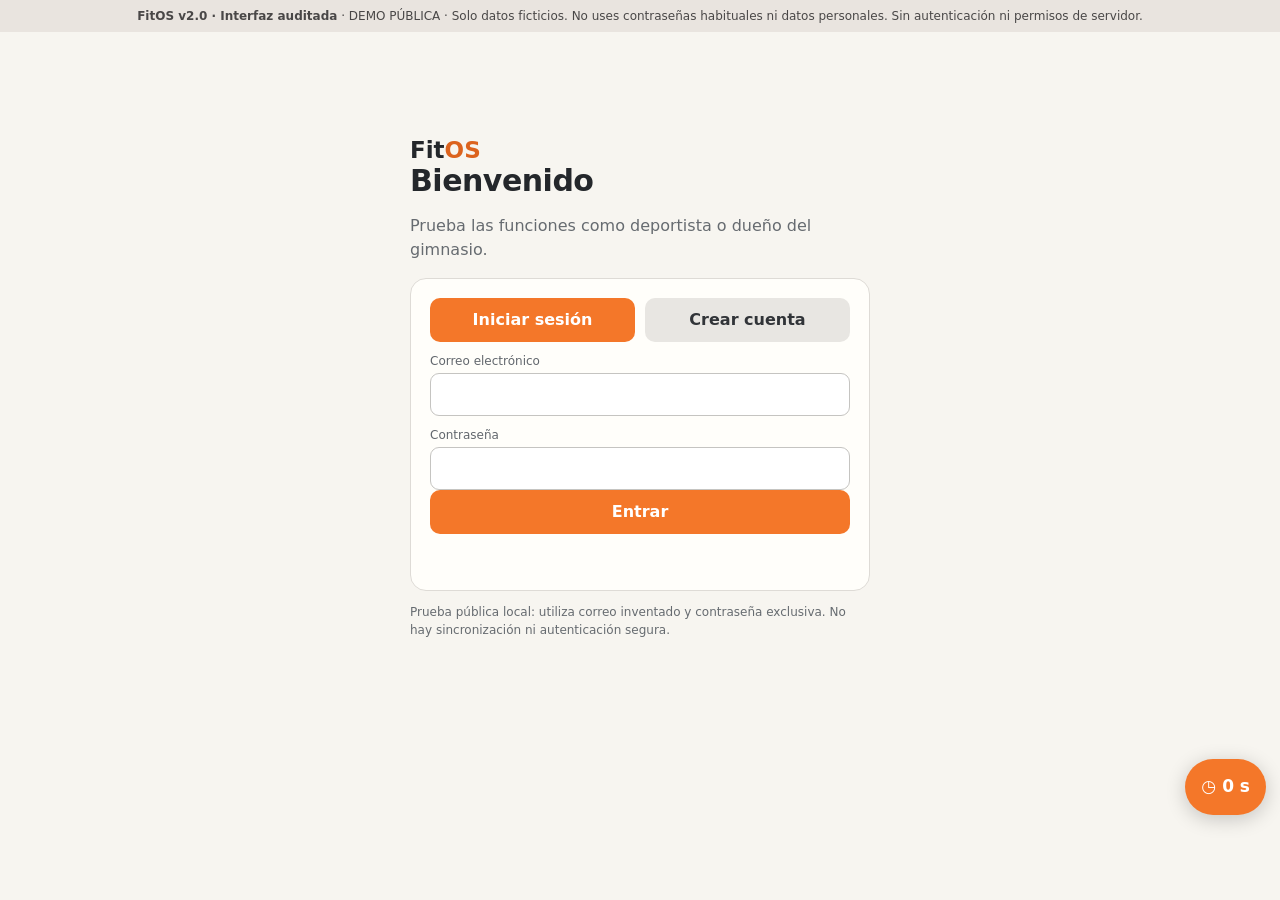
<file: index.html>
<!doctype html><html lang="es"><head><meta charset="utf-8"><meta name="viewport" content="width=device-width,initial-scale=1,viewport-fit=cover"><meta name="theme-color" content="#f7f5f0"><title>FitOS · Prueba funcional</title><style>
:root{font-family:Inter,system-ui,Segoe UI,sans-serif;color-scheme:dark;background:#0b111b;color:#ecf5fc;--a:#65e3be;--bg:#0b111b;--panel:#172334;--line:#314255;--muted:#9db3c5}*{box-sizing:border-box}body{margin:0}button,input,select,textarea{font:inherit}button{cursor:pointer;border:0;border-radius:10px;padding:12px;background:var(--a);color:#06271d;font-weight:750}button:disabled{opacity:.5;cursor:not-allowed}.secondary{background:#2a3e50;color:#e9f2f9}.danger{background:#61313c;color:#ffdae1}input,textarea,select{background:#0e1927;color:#e9f4fc;border:1px solid #466076;border-radius:9px;padding:11px;max-width:100%;width:100%;min-height:43px}textarea{min-height:73px}label{font-size:12px;color:#adbfce;display:block;margin:12px 0 5px}h1,h2,h3{letter-spacing:-.5px}h1{font-size:30px;margin:0}h2{font-size:21px;margin:0 0 13px}h3{font-size:15px;margin:0 0 9px}p{color:#adc0d0;line-height:1.5}.small,small{font-size:12px;color:#9eb3c5}.brand{font-size:23px;font-weight:850}.brand b{color:var(--a)}.muted{color:var(--muted)}.panel{background:var(--panel);border:1px solid var(--line);border-radius:16px;padding:19px;margin:12px 0}.shell{max-width:1100px;margin:auto;padding:24px 16px 98px}.auth{max-width:460px;margin:9vh auto}.row{display:flex;align-items:center;gap:12px;justify-content:space-between;flex-wrap:wrap}.grid{display:grid;grid-template-columns:repeat(auto-fit,minmax(190px,1fr));gap:12px}.stat{background:#101c2a;border:1px solid #33485c;border-radius:13px;padding:15px}.stat strong{display:block;font-size:26px;color:var(--a);margin:5px 0}.tabs{display:flex;gap:7px;overflow:auto;padding:10px 0;position:sticky;top:0;background:#0b111bf0;z-index:4}.tabs button{white-space:nowrap;background:#223447;color:#c6d4df}.tabs button.active{background:var(--a);color:#08251c}.pill{font-size:11px;background:#24453f;color:#a1f7d9;padding:6px 9px;border-radius:16px}.notice{padding:12px;border-left:3px solid #e9bf78;background:#2d2c2b;border-radius:7px;font-size:12px;color:#f2dfbe}.hidden{display:none!important}.fields{display:grid;grid-template-columns:repeat(auto-fit,minmax(140px,1fr));gap:10px}.exercise{padding:15px;border:1px solid #344a61;background:#111f2e;border-radius:13px;margin:11px 0}.exercise-head{display:flex;justify-content:space-between;align-items:start;gap:9px}.set{display:grid;grid-template-columns:30px repeat(3,minmax(0,1fr)) 76px;gap:7px;align-items:end;margin:9px 0}.set span{text-align:center;padding-bottom:11px;color:var(--a)}.set label{margin:0}.set button{padding:11px 4px;font-size:12px}.tablewrap{overflow:auto}table{border-collapse:collapse;width:100%;font-size:13px}th,td{border-bottom:1px solid #35485b;padding:12px;text-align:left}th{color:var(--muted);font-size:12px}.status{min-height:21px;font-size:13px;color:var(--a);margin:8px 0}.switch{display:flex;gap:10px}.switch button{flex:1}.footer{padding:10px 0;font-size:11px;color:#91a6b8}.clock{font-size:32px;color:var(--a);font-weight:800}.tools{display:flex;gap:8px;flex-wrap:wrap}.tools button{font-size:12px}.sr{position:absolute;left:-9999px}.banner{padding:9px 16px;text-align:center;font-size:12px;background:#523d23;color:#ffe2b7}@media(max-width:500px){.shell{padding:15px 10px 90px}.panel{padding:14px}.set{grid-template-columns:24px repeat(3,minmax(0,1fr)) 53px;gap:4px}.set button{font-size:10px;padding:10px 2px}.set input{padding:7px 3px;min-width:0}.set label{font-size:10px}}

/* FitOS palette 2026: blanco perla, naranja, gris mate */
:root{color-scheme:light;background:#f7f5f0;color:#24272b;--a:#f47729;--bg:#f7f5f0;--panel:#fffefa;--line:#d9d7d3;--muted:#686c70}
body{background:#f7f5f0;color:#24272b}p,.small,small,.footer{color:#666b70}
.brand b,.clock,.set span,.stat strong{color:#dc631e}
.panel,.exercise{background:#fffefa;border-color:#dedbd6;color:#27292c}
.stat{background:#f0eeea;border-color:#dedbd6}
.tabs{background:#f7f5f0f5}.tabs button,.secondary{background:#e8e6e2;color:#313438}.tabs button.active{background:#f47729;color:#fff}
button{background:#f47729;color:#fff}.danger{background:#a03939;color:#fff}
input,select,textarea{background:#fff;color:#222;border-color:#c5c4c1}
label,th{color:#62676d}td,th{border-color:#e2dfdb}
.pill{background:#fae6d7;color:#a74a13}.notice{background:#fff0e4;color:#764018;border-left-color:#f47729}
.banner{background:#e9e4df;color:#494747}.status{color:#b85618}.set{border-bottom:1px solid #eceae7;padding-bottom:7px}
.gen-cols{display:grid;grid-template-columns:repeat(auto-fit,minmax(180px,1fr));gap:12px}
.muscle-options{display:flex;flex-wrap:wrap;gap:9px;margin:10px 0}
.muscle-options label{display:flex;gap:6px;align-items:center;padding:9px 12px;border:1px solid #d3d0cb;border-radius:12px;margin:0;background:#f4f2ee;color:#292b2d}
.muscle-options input{width:auto;min-height:auto;accent-color:#ee7124}
.workout-card{border:1px solid #dedbd6;border-radius:14px;padding:13px;margin:12px 0;background:#fff}
.workout-card h3{margin:0 0 9px}.workout-card .small{margin:3px 0}
button:focus-visible,input:focus-visible,select:focus-visible{outline:3px solid #f9ad78;outline-offset:2px}

/* FitOS v0.8 mobile UX */
html{overflow-x:hidden;-webkit-text-size-adjust:100%}body{overflow-x:hidden}.shell,.panel,.workout-card,.grid,.gen-cols{min-width:0;max-width:100%}.panel,.workout-card,.notice{overflow-wrap:break-word}.panel p,.notice,.small{line-height:1.5;overflow-wrap:anywhere}button,select,input,textarea{max-width:100%;min-width:0}button{white-space:normal;overflow-wrap:break-word;line-height:1.25;min-height:44px}.gen-cols{display:grid;grid-template-columns:repeat(2,minmax(0,1fr));gap:12px}.gen-cols>div{min-width:0}.gen-cols select{width:100%;font-size:15px;min-height:46px}.muscle-options{display:grid;grid-template-columns:repeat(2,minmax(0,1fr));gap:8px}.muscle-options label{min-width:0;overflow-wrap:break-word;line-height:1.35}.tabs{display:flex;flex-wrap:wrap;gap:6px}.tabs button{flex:1 1 auto;min-width:0}@media(max-width:640px){.gen-cols{grid-template-columns:1fr}.muscle-options{grid-template-columns:repeat(2,minmax(0,1fr))}h1{font-size:clamp(23px,6vw,30px);line-height:1.15}h2{font-size:clamp(17px,4.5vw,22px)}.panel{padding:14px}.tabs button{font-size:13px}.gen-cols select{font-size:16px}}@media(max-width:350px){.muscle-options{grid-template-columns:1fr}.tabs button{font-size:12px}}

/* FitOS v0.9: guided workout setup */
.step-heading{display:flex;flex-wrap:wrap;align-items:center;justify-content:space-between;gap:6px;margin:24px 0 12px;padding-bottom:9px;border-bottom:1px solid var(--line)}.step-heading b{font-size:17px}.step-heading span,.helper{color:var(--muted);font-size:13px;line-height:1.5}.helper{margin:8px 0 16px}.primary-action{width:100%;margin-top:10px;font-size:16px}.muscle-options label{min-height:46px;display:flex;align-items:center;gap:8px;padding:10px}.muscle-options label input{flex:0 0 auto}.gen-cols select,#generateForm>select,#planFrequency select{width:100%;font-size:16px;min-height:48px}.workout-card h3{overflow-wrap:anywhere}.hidden{display:none!important}@media(max-width:600px){.step-heading b{font-size:16px}.step-heading span{font-size:12px}#generateForm label{line-height:1.4}}

/* FitOS v1.0 - streak, finish experience and floating chronometer */
.streak-level{flex:1 1 220px;min-width:0}.streak-current{font-size:clamp(29px,8vw,43px);line-height:1.1}.streak-label{font-weight:800;margin:5px 0}.streak-progress{width:100%;height:10px;accent-color:var(--a);margin:8px 0}.streak-ladder{display:grid;grid-template-columns:repeat(5,minmax(0,1fr));gap:6px;margin-top:11px}.streak-step{min-width:0;padding:7px 2px;border-radius:10px;border:1px solid var(--line);text-align:center;opacity:.5;font-size:13px}.streak-step span{display:block;font-size:23px;line-height:1.3}.streak-step.passed{opacity:1}.streak-step.current{opacity:1;border:2px solid var(--a);font-weight:800}.streak-step small{display:block;font-size:10px}.streak-panel .streak-number{min-width:96px}@media(min-width:530px){.streak-ladder{grid-template-columns:repeat(10,minmax(0,1fr))}}
.streak-panel{display:flex;align-items:center;gap:14px;flex-wrap:wrap}.streak-number{font-size:clamp(26px,7vw,38px);font-weight:850;color:var(--a)}.streak-panel>div:last-child{flex:1 1 180px}.full-body-option{grid-column:1/-1;background:rgba(244,133,37,.09);border:1px solid var(--a)!important;font-weight:750}
.rest-shortcut{width:100%;margin:8px 0 10px;line-height:1.35;font-size:13px}
#restLauncher{position:fixed;right:14px;bottom:85px;z-index:9998;min-height:56px;border-radius:40px;box-shadow:0 4px 20px #0003;padding:12px 16px;font-size:17px}
#restLauncher[hidden],#restBubble[hidden]{display:none!important}
.rest-bubble{position:fixed;right:14px;bottom:82px;z-index:9999;width:min(270px,calc(100vw - 24px));border:1px solid var(--line);border-radius:18px;padding:12px;background:var(--panel);color:var(--text);box-shadow:0 10px 32px #0004;touch-action:pan-y}
.rest-drag{touch-action:none;cursor:grab;display:flex;align-items:center;justify-content:space-between;padding:2px 0 8px;font-size:12px;user-select:none}
.rest-drag button{min-width:40px;min-height:36px;padding:5px}
.rest-display{text-align:center;font-size:clamp(27px,7vw,37px);font-weight:850;font-variant-numeric:tabular-nums}
#restCaption{text-align:center;font-size:12px;margin:4px 0 9px}
.rest-controls,.rest-presets{display:grid;gap:5px;grid-template-columns:repeat(3,minmax(0,1fr))}.rest-presets{grid-template-columns:repeat(4,minmax(0,1fr));margin-top:7px}
.rest-controls button,.rest-presets button{padding:8px 3px;font-size:12px;line-height:1.2;min-height:40px}
.rest-bubble.rest-done .rest-display{color:var(--a)}
.finish-overlay{position:fixed;inset:0;z-index:10020;display:grid;place-items:center;padding:15px;background:rgba(0,0,0,.55)}
.finish-card{width:min(390px,100%);max-height:calc(100dvh - 32px);overflow:auto;text-align:center;border-radius:20px;background:var(--panel);border:1px solid var(--line);padding:25px 20px;box-shadow:0 20px 55px #0004}
.finish-quote{font-size:18px;line-height:1.45;font-weight:650;overflow-wrap:break-word}.finish-card button{width:100%;margin-top:10px}
@media(max-width:370px){.rest-bubble{right:8px;bottom:75px}.rest-controls button{font-size:11px}.finish-quote{font-size:16px}}

/* FitOS v1.1 streamlined, touch-friendly clock */
.rest-bubble{width:min(270px,calc(100vw - 20px));padding:16px;border-radius:22px;box-shadow:0 15px 45px rgba(0,0,0,.18)}
.rest-drag{font-size:14px;font-weight:750;padding-bottom:8px;letter-spacing:-.01em}
.rest-drag .rest-min{background:transparent;color:inherit;font-size:26px;border:0;padding:0 8px;line-height:1;min-height:36px}
.rest-display{font-size:clamp(38px,10vw,49px);font-weight:750;letter-spacing:-.05em;line-height:1.25}
.rest-bubble.rest-done .rest-display{color:#d72c29!important}
.rest-bubble.rest-done #restCaption{color:#d72c29;font-weight:750}
.rest-presets{margin:14px 0 10px;grid-template-columns:repeat(4,minmax(0,1fr));gap:4px}
.rest-presets button{border-radius:12px;background:var(--panel2,#f0eee8);color:inherit;font-size:12px;padding:10px 2px;border:1px solid var(--line);min-height:42px}
.rest-presets button.selected{background:var(--a);color:#fff;border-color:var(--a)}
.rest-controls{grid-template-columns:1fr 1fr;gap:8px}
.rest-controls button{border-radius:14px;font-size:14px;padding:12px 6px;min-height:46px}
.rest-alert{display:flex;gap:8px;align-items:center;justify-content:space-between;margin-top:13px}
.rest-alert label{font-size:12px;line-height:1.3;margin:0;flex:1}
.rest-alert select{font-size:12px;min-height:39px;width:115px;max-width:50%;padding:5px 7px}
.rest-note{font-size:11px;line-height:1.35;margin:6px 0 0;opacity:.75}
.rir-help{margin:7px 0 10px;font-size:13px}.rir-help summary{cursor:pointer;font-weight:650;color:var(--a);padding:3px 0}
.workout-units{display:flex;align-items:center;gap:12px;flex-wrap:wrap;margin-top:8px}.workout-units label{margin:0}.workout-units select{width:auto;min-width:135px}
@media(max-width:370px){.rest-bubble{padding:12px}.rest-presets button{font-size:11px}.rest-alert select{width:108px}}
.dashboard-actions{display:flex;flex-wrap:wrap;gap:8px;margin-bottom:10px}.dashboard-actions button{flex:1 1 125px}.dashboard-view-switch{display:flex;gap:8px;flex-wrap:wrap;margin:14px 0}.dashboard-view-switch button{flex:1;min-width:105px}.home-week #dashboardToday button{min-height:46px}.week-buttons{display:grid;grid-template-columns:repeat(auto-fit,minmax(145px,1fr));gap:8px;margin:10px 0}.week-buttons button{text-align:left;min-height:60px}.week-buttons small{display:block;color:inherit;margin-top:4px;line-height:1.35}.week-buttons button{overflow-wrap:anywhere}#weekSummary{padding:12px;border:1px solid var(--line);border-radius:12px}
.import-link{display:inline-block;line-height:1.3;background:var(--a);color:white;padding:12px 15px;border-radius:12px;text-decoration:none;font-weight:750}.term-guide{margin:10px 0}.term-guide summary{cursor:pointer;font-weight:650;color:var(--a)}.term-guide dd{margin:0 0 10px 0;line-height:1.5}.term-guide dt{font-weight:700;margin-top:10px}.term-help{display:inline-flex;align-items:center;justify-content:center;width:19px;height:19px;border-radius:50%;border:1px solid var(--line);font-size:11px;font-weight:750;vertical-align:middle;cursor:pointer}
.plan-edit-row{border:1px solid var(--line);border-radius:12px;padding:12px;margin:8px 0}.plan-edit-grid{display:grid;grid-template-columns:repeat(2,minmax(0,1fr));gap:8px}.plan-edit-row label{display:block;font-size:12px}.plan-edit-row button{margin-top:8px}@media(max-width:360px){.plan-edit-grid{grid-template-columns:1fr}}
.finish-actions{display:grid;grid-template-columns:repeat(2,minmax(0,1fr));gap:8px}.finish-actions button{overflow-wrap:break-word;min-height:52px}.import-link{display:inline-flex;text-decoration:none;background:var(--a);color:white;border-radius:12px;padding:12px 16px;font-weight:700}@media(max-width:340px){.finish-actions{grid-template-columns:1fr}}
.exercise-photo-help{display:inline-flex;align-items:center;justify-content:center;vertical-align:middle;width:30px;height:30px;min-width:30px;border:1px solid var(--line);border-radius:50%;font-size:14px;font-weight:800;text-decoration:none;background:var(--panel);color:var(--a);margin-left:5px;line-height:1}.exercise-photo-help:focus-visible{outline:3px solid var(--a);outline-offset:2px}.exercise-head h3{overflow-wrap:anywhere;line-height:1.6}.term-guide summary{line-height:1.45;overflow-wrap:anywhere}
</style></head><body><div class="banner"><strong>FitOS v2.0 · Interfaz auditada</strong> · DEMO PÚBLICA · Solo datos ficticios. No uses contraseñas habituales ni datos personales. Sin autenticación ni permisos de servidor.</div><main id="root" class="shell"></main>
<button id="restLauncher" type="button" aria-label="Abrir cronómetro de descanso" title="Abrir cronómetro">◷ <span id="restBadge">0 s</span></button>
<section id="restBubble" class="rest-bubble" hidden aria-label="Cronómetro de descanso">
 <div id="restDrag" class="rest-drag"><span>Descanso</span><button id="restMin" type="button" class="rest-min" aria-label="Minimizar cronómetro">⌄</button></div>
 <div class="rest-display" id="restDisplay" role="timer">0 s</div>
 <p id="restCaption">Objetivo: 60 segundos</p>
 <div class="rest-presets" aria-label="Duración del descanso"><button type="button" data-seconds="60">60 s</button><button type="button" data-seconds="90">90 s</button><button type="button" data-seconds="120">120 s</button><button type="button" data-seconds="180">180 s</button></div>
 <div class="rest-controls"><button id="restPlay" type="button">Iniciar</button><button id="restReset" type="button" class="secondary">Reiniciar</button></div>
 <div class="rest-alert"><label for="restAlertMode">Avisarme al terminar</label><select id="restAlertMode" aria-label="Aviso al terminar descanso"><option value="off">Sin aviso</option><option value="sound">Sonido</option><option value="vibrate">Vibración</option></select></div>
 <p class="rest-note" id="restAlertNote" aria-live="polite"></p>
</section>
<script>
'use strict';
const STORE='fitos_demo_v06_public';
async function demoHash(email,password){const data=new TextEncoder().encode('FitOS-demo-only:'+email+':'+password);const digest=await crypto.subtle.digest('SHA-256',data);return Array.from(new Uint8Array(digest),x=>x.toString(16).padStart(2,'0')).join('')}
const DAYS=[{name:'Pierna A · Cuádriceps',ex:[['Hack squat',3,'8–12',180,2],['Prensa 45°',3,'10–15',150,2],['Extensión de cuádriceps',3,'12–15',90,1],['Pantorrilla sentado',4,'10–15',75,2]]},{name:'Push A · Pecho y hombros',ex:[['Press inclinado máquina',3,'6–10',150,2],['Press pecho máquina',3,'8–12',120,2],['Elevación lateral',4,'12–20',75,2]]},{name:'Pull A · Espalda',ex:[['Jalón neutro',3,'8–12',120,2],['Remo pecho apoyado',3,'8–12',120,2],['Curl bíceps',3,'10–15',90,2]]},{name:'Pierna B · Femoral y glúteo',ex:[['Curl femoral sentado',4,'8–12',120,2],['Hip thrust máquina',3,'8–12',150,2],['Abducción máquina',3,'12–20',75,2]]},{name:'Torso B · Hombros',ex:[['Press hombro máquina',3,'8–12',120,2],['Elevación lateral',3,'12–20',75,2],['Curl predicador',3,'10–15',90,2]]},{name:'Pierna C · Completa',ex:[['Smith a caja',3,'8–12',150,2],['Prensa unilateral',2,'10–12',120,2],['Curl femoral sentado',3,'10–15',90,2]]}];
const $=s=>document.querySelector(s), escapeHTML=s=>String(s??'').replace(/[&<>"']/g,c=>({'&':'&amp;','<':'&lt;','>':'&gt;','"':'&quot;',"'":'&#39;'}[c]));
const now=()=>{const d=new Date();return `${d.getFullYear()}-${String(d.getMonth()+1).padStart(2,'0')}-${String(d.getDate()).padStart(2,'0')}`};const month=()=>now().slice(0,7);
const uid=()=>crypto.randomUUID();
const base=()=>({plans:[],quickWorkouts:{},version:4,branches:[{id:'b1',name:'Sucursal Norte'},{id:'b2',name:'Sucursal Centro'},{id:'b3',name:'Sucursal Sur'}],users:[],memberships:[],sets:[],measures:[],session:null,fee:20,closures:[],completedWorkouts:[],interruptedWorkouts:[]});
let db;try{db=JSON.parse(localStorage.getItem(STORE))||base();if(db.version!==4||!Array.isArray(db.users))throw Error('version')}catch{db=base()};db.plans=Array.isArray(db.plans)?db.plans:[];db.quickWorkouts=db.quickWorkouts&&typeof db.quickWorkouts==='object'?db.quickWorkouts:{};db.completedWorkouts=Array.isArray(db.completedWorkouts)?db.completedWorkouts:[];db.interruptedWorkouts=Array.isArray(db.interruptedWorkouts)?db.interruptedWorkouts:[];let page='home',selectedDay=0,dashboardPlanView='today';
function persist(){try{localStorage.setItem(STORE,JSON.stringify(db));return true}catch{return false}}
function atomicChange(change){const prior=structuredClone(db);try{change();if(!persist())throw Error('storage');return true}catch{db=prior;return false}}
function csvCell(v){const s=String(v??'');const guarded=/^[\s]*[=+@-]/.test(s)?'\''+s:s;return '"'+guarded.replace(/"/g,'""')+'"'}
const LB_PER_KG=2.2046226218;
function weightUnit(u=user()){return u?.unit==='lb'?'lb':'kg'}
function storedKg(n,unit){return unit==='lb'?n/LB_PER_KG:n}
function displayWeight(kg,unit=weightUnit()){return Number((unit==='lb'?kg*LB_PER_KG:kg).toFixed(unit==='lb'?1:2))}
function exerciseUnit(exId,u=user()){return u?.exerciseUnits?.[exId]||weightUnit(u)}
function user(){return db.users.find(u=>u.id===db.session)||null}function membership(u){return db.memberships.find(m=>m.userId===u.id)}function valid(m,at=now()){return !!m&&m.status==='active'&&m.start<=at&&m.end>=at}
function flash(m){const x=$('#status');if(x)x.textContent=m}function layout(content){$('#root').innerHTML=content}const headline=()=>`<div class="row"><div class="brand">Fit<b>OS</b></div><span class="pill">${escapeHTML(user()?.role==='owner'?'Administrador general':'Deportista')}</span></div>`;
function login(){layout(`<div class="auth"><div class="brand">Fit<b>OS</b></div><h1>Bienvenido</h1><p>Prueba las funciones como deportista o dueño del gimnasio.</p><div class="panel"><div class="switch"><button id="loginTab">Iniciar sesión</button><button class="secondary" id="signupTab">Crear cuenta</button></div><form id="access"><label>Correo electrónico</label><input name="email" type="email" required autocomplete="username"><label>Contraseña</label><input name="password" type="password" minlength="8" required autocomplete="current-password"><div id="newFields" class="hidden"><label>Nombre</label><input name="name" maxlength="100"><label>Sucursal</label><select name="branch">${db.branches.map(b=>`<option value="${b.id}">${escapeHTML(b.name)}</option>`).join('')}</select><label>Tipo de cuenta de prueba</label><select name="role"><option value="athlete">Deportista</option><option value="owner">Dueño del gimnasio</option></select><div class="notice">En producción, el rol de dueño únicamente podrá asignarlo un administrador autorizado. Aquí está habilitado para evaluar ambos recorridos.</div></div><button id="accessSubmit" style="width:100%">Entrar</button><p class="status" id="status" role="status"></p></form></div><p class="small">Prueba pública local: utiliza correo inventado y contraseña exclusiva. No hay sincronización ni autenticación segura.</p></div>`);let signup=false;const toggle=x=>{signup=x;$('#newFields').classList.toggle('hidden',!signup);$('#accessSubmit').textContent=signup?'Crear cuenta':'Entrar';$('#loginTab').className=signup?'secondary':'';$('#signupTab').className=signup?'':'secondary';$('#access').elements.name.required=signup};$('#signupTab').onclick=()=>toggle(true);$('#loginTab').onclick=()=>toggle(false);$('#access').onsubmit=async e=>{e.preventDefault();const f=new FormData(e.target),email=f.get('email').trim().toLowerCase(),password=f.get('password');if(signup){if(db.users.some(u=>u.email===email))return flash('Este correo ya existe.');if(password.length<8)return flash('La contraseña debe tener 8 caracteres o más.');const u={id:uid(),email,name:f.get('name').trim(),role:f.get('role'),branch:f.get('branch'),passwordHash:await demoHash(email,password),created:now(),goal:'',height:'',weight:'',waist:''};if(!u.name)return flash('Escribe tu nombre.');db.users.push(u);db.memberships.push({id:uid(),userId:u.id,branch:u.branch,start:now(),end:`${Number(now().slice(0,4))+1}-${now().slice(5)}`,status:'active'});db.session=u.id;if(!persist()){db.users.pop();db.memberships.pop();db.session=null;return flash('No se pudieron guardar los datos en este navegador.')}page='home';return render()}const passwordHash=await demoHash(email,password);const u=db.users.find(u=>u.email===email&&u.passwordHash===passwordHash);if(!u)return flash('Credenciales incorrectas.');const previousSession=db.session;db.session=u.id;if(!persist()){db.session=previousSession;return flash('No se pudo guardar la sesión.');}page='home';render()};}
function nav(){let u=user();let tabs=u.role==='owner'?[['home','Resumen'],['members','Miembros'],['billing','Facturación'],['profile','Mi perfil']]:[['home','Inicio'],['training','Rutina'],['measures','Medidas'],['profile','Perfil']];return `<div class="tabs">${tabs.map(([k,n])=>`<button data-page="${k}" class="${page===k?'active':''}">${n}</button>`).join('')}</div>`}
function render(){const u=user();if(!u)return login();let content='';if(u.role==='owner'){if(!['home','members','billing','profile'].includes(page))page='home';content=({home:ownerHome,members:members,billing:billing,profile:profile})[page]()}else{if(!['home','training','generator','measures','history','profile'].includes(page))page='home';content=({home:athleteHome,training:training,generator:generator,measures:measures,history:history,profile:profile})[page]()}layout(`${headline()}${nav()}<p class="status" id="status" role="status"></p>${content}<div class="footer">FitOS QA v2.0 · Prueba local, no producción · <button class="secondary" id="logout">Cerrar sesión</button></div>`);document.querySelectorAll('[data-page]').forEach(b=>b.onclick=()=>{page=b.dataset.page;if(page==='training'){const todayIndex=todayPlanIndex(savedPlan());if(todayIndex>=0)selectedDay=todayIndex;}render()});$('#logout').onclick=()=>{if(!atomicChange(()=>{db.session=null}))return flash('No se pudo cerrar sesión');login()};wire();restSyncPreference()}

const FINISH_MESSAGES=['Cada paso cuenta. Hoy cumpliste contigo.','La constancia se construye con pequeños logros.','Tu progreso no necesita ser perfecto para ser real.','Terminaste una sesión. Reconoce tu esfuerzo y recupera energía.','Entrenar también es darte un momento de atención y cuidado.','Hoy sumaste un día a tu bienestar. Sigue a tu ritmo.','Tu fuerza crece cuando respetas el proceso.'];
const INTERRUPT_MESSAGES=[
 '¡Cada esfuerzo suma! Hoy hiciste lo que pudiste y eso también cuenta.',
 '¡Tu bienestar va primero! Otro día tendrás una nueva oportunidad para entrenar.',
 '¡Bien hecho por escuchar a tu cuerpo y tus prioridades! Tu rutina te estará esperando.',
 '¡Un cambio de planes no borra tu progreso! Vuelve cuando puedas, a tu ritmo.',
 '¡Los pequeños pasos también forman un gran camino! Hoy guarda tu energía y sigue después.',
 '¡Qué bueno que te diste este espacio! Tu progreso se construye con calma y constancia.',
 '¡Siempre hay una nueva oportunidad! Lo importante es cuidar de ti y seguir avanzando.'
];
function interruptedModal(message,saved,required){
 document.querySelector('#finishDialog')?.remove();
 const modal=document.createElement('div');
 modal.id='finishDialog';modal.className='finish-overlay';
 modal.setAttribute('role','dialog');modal.setAttribute('aria-modal','true');
 modal.setAttribute('aria-label','Sesión interrumpida');
 modal.innerHTML='<div class="finish-card"><h2>¡Nos vemos pronto!</h2><p class="finish-quote">'+escapeHTML(message)+'</p><p>Guardamos '+saved+' de '+required+' series. Podrás continuar tu entrenamiento cuando regreses.</p><p class="small">Esta sesión no suma a tu racha de días completados.</p><button id="finishClose">Volver a mi inicio</button></div>';
 document.body.appendChild(modal);modal.querySelector('#finishClose').focus();
 const close=()=>{modal.remove();page='home';render()};
 modal.querySelector('#finishClose').onclick=close;
}
function dayOrdinal(day){const [y,m,d]=day.split('-').map(Number);return Math.floor(Date.UTC(y,m-1,d)/86400000)}
function streakFor(userId,reference=now()){const days=[...new Set(db.completedWorkouts.filter(x=>x.userId===userId).map(x=>x.date))].sort().reverse();if(!days.length)return 0;let last=dayOrdinal(days[0]),today=dayOrdinal(reference);if(last>today||today-last>1)return 0;let count=0;for(const date of days){const n=dayOrdinal(date);if(n===last){count++;last--}else if(n<last)break}return count}
const CONSTANCY_LEVELS=[
 {emoji:'🌱',name:'Inicio'},{emoji:'👟',name:'En marcha'},
 {emoji:'🚶',name:'Primeros pasos'},{emoji:'🏃',name:'En ritmo'},
 {emoji:'⚡',name:'Impulso'},{emoji:'🔥',name:'Compromiso'},
 {emoji:'💪',name:'Fuerza'},{emoji:'🏋️',name:'Disciplina'},
 {emoji:'🏆',name:'Logro'},{emoji:'👑',name:'Máxima constancia'}
];
function constancyLevel(days){
 const safeDays=Math.max(0,Math.floor(Number(days)||0));
 const level=Math.min(10,Math.floor(safeDays/3)+1);
 const nextGoal=level<10?level*3:null;
 const stage=level<10?safeDays-(level-1)*3:3;
 return {level,days:safeDays,nextGoal,remaining:nextGoal===null?0:nextGoal-safeDays,progress:level===10?100:Math.round(stage/3*100),...CONSTANCY_LEVELS[level-1]};
}
function constancyMarkup(days){
 const c=constancyLevel(days);
 return `<div class="streak-level"><div class="streak-current" role="img" aria-label="${escapeHTML(c.name)}">${c.emoji}</div><div class="streak-label">Nivel ${c.level} de 10 · ${escapeHTML(c.name)}</div><label class="small" for="constancyProgress">${c.level===10?'Nivel máximo alcanzado':`Siguiente nivel en ${c.remaining} ${c.remaining===1?'día':'días'} consecutivos registrados`}</label><progress id="constancyProgress" class="streak-progress" max="100" value="${c.progress}">${c.progress}%</progress><p class="small">Subes 1 nivel cada 3 días consecutivos con entrenamiento finalizado. Máximo: nivel 10 (27 días). Si se interrumpe la racha, la evaluación vuelve a comenzar. Respeta tus días de descanso.</p><div class="streak-ladder" aria-label="Ruta de niveles de constancia">${CONSTANCY_LEVELS.map((step,i)=>`<div class="streak-step ${i+1<c.level?'passed':i+1===c.level?'current':''}" title="Nivel ${i+1}: ${escapeHTML(step.name)} · ${i*3} días" aria-label="Nivel ${i+1}: ${escapeHTML(step.name)}; ${i*3} días"><span aria-hidden="true">${step.emoji}</span><small>${i+1}</small></div>`).join('')}</div></div>`;
}
function completionProgress(u,w,date=now()){const required=w.session.ex.reduce((a,ex)=>a+ex.sets,0);const saved=w.session.ex.reduce((a,ex)=>a+Array.from({length:ex.sets},(_,j)=>db.sets.some(row=>row.userId===u.id&&row.date===date&&row.workoutKey===w.key&&row.exerciseId===ex.id&&row.number===j+1)).filter(Boolean).length,0);const finished=db.completedWorkouts.some(row=>row.userId===u.id&&row.date===date&&row.workoutKey===w.key);return {required,saved,finished}}
function movementCue(intensity){const tempo=intensity==='light'?'2-0-2-0':intensity==='high'?'3-1-1-1':'3-0-1-0';const [ecc,hold,con,top]=tempo.split('-');return 'Tempo '+tempo+' (segundos): '+ecc+' s al bajar (fase excéntrica o negativa); '+(hold==='0'?'sin pausa abajo':hold+' s de pausa isométrica abajo')+'; '+con+' s al subir (fase concéntrica); '+(top==='0'?'sin pausa arriba':top+' s de pausa arriba')+'. '+(intensity==='high'?'Las pausas y los negativos deben ser controlados, sin dolor ni sobrecarga innecesaria.':'Mantén el movimiento controlado, sin necesidad de técnicas avanzadas.')}
function completionModal(message,streak){document.querySelector('#finishDialog')?.remove();const modal=document.createElement('div');modal.id='finishDialog';modal.className='finish-overlay';modal.setAttribute('role','dialog');modal.setAttribute('aria-modal','true');modal.setAttribute('aria-label','Entrenamiento terminado');modal.innerHTML='<div class="finish-card"><h2>¡Entrenamiento terminado!</h2><p class="finish-quote">'+escapeHTML(message)+'</p><p>'+streak+' día'+(streak===1?'':'s')+' consecutivo'+(streak===1?'':'s')+' de entrenamiento registrado.</p><button id="finishClose">Volver a mi inicio</button></div>';document.body.appendChild(modal);document.querySelector('#finishClose').focus();document.querySelector('#finishClose').onclick=()=>{modal.remove();page='home';render()}}
function todayPlanIndex(plan,date=now()){
 if(!plan||!Array.isArray(plan.sessions)||!plan.sessions.length||plan.sessions.length>7||!/^\d{4}-\d{2}-\d{2}$/.test(date)||date<plan.start||date>plan.end)return -1;
 const offset=dayOrdinal(date)-dayOrdinal(plan.start);
 if(!Number.isInteger(offset)||offset<0)return -1;
 const weekday=offset%7;
 return plan.sessions.findIndex((_,i)=>Math.floor(7*i/plan.sessions.length)===weekday);
}
function athleteHome(){
 const u=user(),plan=savedPlan(),streak=streakFor(u.id),i=todayPlanIndex(plan);
 const quick=db.quickWorkouts[u.id]?.date===now()?db.quickWorkouts[u.id]:null;
 const session=i>=0?plan.sessions[i]:null,upcoming=plan&&plan.start>now();
 const summary=session?'Día '+(i+1)+' · '+escapeHTML(session.title):!plan&&quick?escapeHTML(quick.session.title):upcoming?'Tu plan comienza el '+escapeHTML(plan.start):plan?'Hoy corresponde descanso o recuperación.':'Todavía no tienes un plan guardado.';
 const week=plan?`<div class="week-buttons">${plan.sessions.map((s,j)=>`<button type="button" class="secondary" data-dashboard-day="${j}" aria-label="Abrir Día ${j+1}: ${escapeHTML(s.title)}"><b>Día ${j+1}</b><small>${escapeHTML(s.title)}</small></button>`).join('')}</div>`:'<p class="small">Primero crea una rutina para visualizar tu semana.</p>';
 const action=session||(!plan&&quick)?'<button type="button" id="dashboardStart">Empezar</button>':!plan?'<button type="button" data-go="generator">Crear rutina</button>':'<button type="button" data-go="generator">Ver o editar rutina</button>';
 return `<h1>Hola, ${escapeHTML(u.name)}</h1><div class="panel streak-panel"><div class="streak-number">${streak} ${streak===1?'día':'días'}</div><div><b>Tu constancia</b><p class="small">Racha de días con entrenamiento finalizado.</p></div>${constancyMarkup(streak)}</div><section class="panel home-week"><h2>Mi plan</h2>${plan?`<p class="small">${escapeHTML(plan.title)} · ${escapeHTML(plan.start)} a ${escapeHTML(plan.end)}</p>`:''}<div class="dashboard-view-switch"><button type="button" id="dashboardTodayTab" class="${dashboardPlanView==='today'?'':'secondary'}" aria-pressed="${dashboardPlanView==='today'}">Hoy</button><button type="button" id="dashboardWeekTab" class="${dashboardPlanView==='week'?'':'secondary'}" aria-pressed="${dashboardPlanView==='week'}">Semanal</button></div><div id="dashboardToday" class="${dashboardPlanView==='today'?'':'hidden'}"><p class="small">${summary}</p>${action}</div><div id="dashboardWeek" class="${dashboardPlanView==='week'?'':'hidden'}">${week}</div></section>`;
}
function measures(){const u=user(),list=db.measures.filter(x=>x.userId===u.id).sort((a,b)=>b.date.localeCompare(a.date));return `<h1>Mediciones</h1><div class="panel"><form id="measureForm"><div class="fields"><div><label>Fecha</label><input name="date" type="date" value="${now()}" required></div><div><label>Peso (kg)</label><input name="weight" type="number" min="20" max="400" step="0.01" required></div><div><label>Cintura (cm)</label><input name="waist" type="number" min="20" max="300" step="0.01"></div><div><label>Grasa corporal (%) estimada</label><input name="fat" type="number" min="1" max="75" step="0.1"></div></div><button>Guardar medición</button></form></div><div class="panel"><h2>¿Tienes mediciones en otro archivo?</h2><p class="small">Importa resultados de una báscula, texto, captura, Excel o PDF. Revisa los valores antes de guardarlos.</p><a class="import-link" href="measure-import.html">Importar mediciones</a></div><div class="panel"><h2>Historial corporal</h2><p class="helper">El historial conserva los resultados revisados por fecha. Los valores de composición corporal de una báscula son estimaciones.</p><div class="tablewrap"><table><thead><tr><th>Fecha</th><th>Peso (kg)</th><th>Cintura</th><th>Grasa (%)</th><th>Masa muscular (kg)</th><th>Pecho</th><th>Brazo</th><th>Cadera</th><th>Muslo</th><th>Origen</th></tr></thead><tbody>${list.map(x=>`<tr><td>${escapeHTML(x.date)}</td><td>${x.weight??'—'}</td><td>${x.waist??'—'}</td><td>${x.fat??'—'}</td><td>${x.muscle??'—'}</td><td>${x.chest??'—'}</td><td>${x.biceps??'—'}</td><td>${x.hip??'—'}</td><td>${x.thigh??'—'}</td><td>${x.imported?(x.origin==='manual'?'Importada / manual':'Báscula / estimación'):'Manual'}</td></tr>`).join('')||'<tr><td colspan="10">Sin mediciones</td></tr>'}</tbody></table></div></div><div class="panel"><h2>Historial de entrenamiento</h2>${trainingHistoryTable()}</div>`}
function profile(){const u=user();return `<h1>Mi perfil</h1><div class="panel"><form id="profileForm"><label>Nombre</label><input name="name" maxlength="100" value="${escapeHTML(u.name)}" required><label>Estatura (cm)</label><input name="height" type="number" min="50" max="260" step="0.1" value="${escapeHTML(u.height)}"><label>Unidad para registrar peso</label><select name="unit" aria-label="Unidad de peso"><option value="kg" ${weightUnit(u)==='kg'?'selected':''}>Kilogramos (kg)</option><option value="lb" ${weightUnit(u)==='lb'?'selected':''}>Libras (lb)</option></select><p class="helper">Puedes cambiarla cuando quieras. Tu historial conserva las cargas originales sin perder precisión.</p><label>Objetivo</label><textarea name="goal" maxlength="500">${escapeHTML(u.goal)}</textarea><label>Correo</label><input disabled value="${escapeHTML(u.email)}"><button>Guardar perfil</button></form></div>`}
function billableUsers(at){const users=new Set(db.memberships.filter(m=>valid(m,at)).map(m=>m.userId));return [...users].map(id=>db.users.find(u=>u.id===id)).filter(u=>u&&u.role==='athlete')}
function ownerHome(){const u=user(),members=db.users.filter(x=>x.role==='athlete'),active=billableUsers(now()),mau=new Set(db.sets.filter(s=>s.date.slice(0,7)===month()&&db.users.some(u=>u.id===s.userId&&u.role==='athlete')).map(s=>s.userId)).size;return `<h1>Panel del propietario</h1><p>Vista consolidada de las tres sucursales.</p><div class="grid"><div class="stat">Deportistas registrados<strong>${members.length}</strong></div><div class="stat">Membresías vigentes<strong>${active.length}</strong></div><div class="stat">Deportistas que entrenaron este mes<strong>${mau}</strong></div><div class="stat">Importe estimado<strong>$${(active.length*db.fee).toLocaleString('es-MX')}</strong>MXN</div></div><div class="panel"><h2>Distribución por sucursal</h2><div class="tablewrap"><table><thead><tr><th>Sucursal</th><th>Miembros</th><th>Vigentes</th></tr></thead><tbody>${db.branches.map(b=>`<tr><td>${escapeHTML(b.name)}</td><td>${members.filter(u=>u.branch===b.id).length}</td><td>${active.filter(u=>u.branch===b.id).length}</td></tr>`).join('')}</tbody></table></div></div><div class="notice">El cobro se basa en membresías vigentes verificadas, no en inicios de sesión. En esta demo la vigencia se registra manualmente.</div>`}
function members(){const list=db.users.filter(u=>u.role==='athlete');return `<h1>Miembros y membresías</h1><div class="panel"><p class="small">Las cuentas se crean desde el registro público de esta demo. Aquí el propietario controla la vigencia de cada membresía.</p><div class="tablewrap"><table><thead><tr><th>Nombre</th><th>Sucursal</th><th>Estado</th><th>Vence</th><th>Acción</th></tr></thead><tbody>${list.map(u=>{const m=membership(u);return `<tr><td>${escapeHTML(u.name)}</td><td>${escapeHTML(db.branches.find(b=>b.id===u.branch)?.name)}</td><td>${valid(m)?'Vigente':'Inactiva'}</td><td><input data-end="${u.id}" type="date" value="${m?.end||now()}"></td><td><button class="secondary" data-member="${u.id}">${m?.status==='active'?'Suspender':'Activar'}</button></td></tr>`}).join('')||'<tr><td colspan="5">Sin deportistas. Crea uno desde registro.</td></tr>'}</tbody></table></div></div>`}
function billing(){const active=billableUsers(now()),cl=db.closures.slice().reverse();return `<h1>Facturación mensual</h1><div class="panel"><h3>Tarifa comercial</h3><label>Comisión por miembro con membresía vigente (MXN)</label><div class="row"><input id="fee" type="number" min="0" max="100000" step="0.01" style="max-width:180px" value="${db.fee}"><button id="feeSave">Guardar tarifa</button></div><p>Periodo actual: ${month()} · ${active.length} membresías facturables · <b>$${(active.length*db.fee).toFixed(2)} MXN</b></p><button id="closeBill">Generar corte demostrativo del mes</button><p class="small">El corte usa la fecha actual y conserva una copia de usuarios y montos. No emite factura fiscal.</p></div><div class="panel"><h2>Cortes guardados</h2><div class="tablewrap"><table><thead><tr><th>Periodo</th><th>Miembros</th><th>Tarifa</th><th>Total</th><th>Acción</th></tr></thead><tbody>${cl.map(x=>`<tr><td>${x.month}</td><td>${x.count}</td><td>$${x.fee}</td><td>$${x.total.toFixed(2)}</td><td><button class="secondary" data-export="${x.id}">CSV</button></td></tr>`).join('')||'<tr><td colspan="5">Sin cortes registrados</td></tr>'}</tbody></table></div></div>`}
function wire(){if($('#dashboardTodayTab'))$('#dashboardTodayTab').onclick=()=>{dashboardPlanView='today';render()};if($('#dashboardWeekTab'))$('#dashboardWeekTab').onclick=()=>{dashboardPlanView='week';render()};if($('#dashboardStart'))$('#dashboardStart').onclick=()=>{const i=todayPlanIndex(savedPlan());if(i>=0){selectedDay=i;if(db.quickWorkouts[user().id]?.date===now()){if(!atomicChange(()=>{delete db.quickWorkouts[user().id]}))return flash('No se pudo abrir el plan.')}}else if(db.quickWorkouts[user().id]?.date!==now()){page='generator';return render()}page='training';render()};if($('#importFromDashboard'))$('#importFromDashboard').onclick=()=>location.assign('import.html');document.querySelectorAll('[data-dashboard-day]').forEach(btn=>btn.onclick=()=>{const p=savedPlan();if(!p)return;if(p.start>now()||p.end<now()){flash('Tu plan no está vigente hoy. Puedes editar sus fechas desde la configuración.');return}selectedDay=Number(btn.dataset.dashboardDay);if(db.quickWorkouts[user().id]?.date===now()){if(!atomicChange(()=>{delete db.quickWorkouts[user().id]}))return flash('No se pudo abrir el plan.')}page='training';render()});document.querySelectorAll('[data-go]').forEach(b=>b.onclick=()=>{page=b.dataset.go;render()});if($('#measureForm'))$('#measureForm').onsubmit=e=>{e.preventDefault();const f=new FormData(e.target),v={id:uid(),userId:user().id,date:f.get('date'),weight:Number(f.get('weight')),waist:f.get('waist')?Number(f.get('waist')):null,fat:f.get('fat')?Number(f.get('fat')):null};if(!/^\d{4}-\d{2}-\d{2}$/.test(v.date)||!Number.isFinite(v.weight)||v.weight<20||v.weight>400|| (v.waist!==null&&(!Number.isFinite(v.waist)||v.waist<20||v.waist>300)) || (v.fat!==null&&(!Number.isFinite(v.fat)||v.fat<1||v.fat>75)))return flash('Medición inválida');if(v.date>now())return flash('La fecha de medición no puede ser futura.');const existing=db.measures.find(x=>x.userId===v.userId&&x.date===v.date);if(!atomicChange(()=>{if(existing)Object.assign(existing,v,{id:existing.id});else db.measures.push(v)}))return flash('Error de guardado');render();flash('Medición guardada')};if($('#profileForm'))$('#profileForm').onsubmit=e=>{e.preventDefault();const f=new FormData(e.target),u=user();const name=f.get('name').trim(),height=f.get('height'),goal=f.get('goal').trim(),unit=f.get('unit');if(!['kg','lb'].includes(unit))return flash('Selecciona kg o lb.');if(!name)return flash('El nombre es obligatorio');if(height && (!Number.isFinite(Number(height))||Number(height)<50||Number(height)>260))return flash('Estatura fuera de rango');if(!atomicChange(()=>Object.assign(u,{name,height,goal,unit})))return flash('No pudo guardarse');render();flash('Perfil actualizado')};document.querySelectorAll('[data-member]').forEach(b=>b.onclick=()=>{const m=membership({id:b.dataset.member});if(!m)return;const date=$(`[data-end="${b.dataset.member}"]`);const end=date?.value||m.end;if(!/^\d{4}-\d{2}-\d{2}$/.test(end)||end<m.start)return flash('Fecha de vencimiento inválida');if(!atomicChange(()=>{m.status=m.status==='active'?'suspended':'active';m.end=end}))return flash('No pudo guardarse');render();flash('Membresía actualizada')});if($('#feeSave'))$('#feeSave').onclick=()=>{const n=Number($('#fee').value);if(!Number.isFinite(n)||n<0||n>100000)return flash('Tarifa inválida');if(!atomicChange(()=>{db.fee=n}))return flash('No pudo guardarse');render();flash('Tarifa guardada')};if($('#closeBill'))$('#closeBill').onclick=()=>{const m=month();if(db.closures.some(c=>c.month===m))return flash('Ya existe un corte para este mes.');const people=billableUsers(now());if(!atomicChange(()=>db.closures.push({id:uid(),month:m,date:now(),fee:db.fee,count:people.length,total:Math.round(people.length*db.fee*100)/100,lines:people.map(u=>({name:u.name,email:u.email,branch:db.branches.find(b=>b.id===u.branch)?.name,amount:db.fee}))})))return flash('No pudo guardarse');render();flash('Corte guardado')};document.querySelectorAll('[data-export]').forEach(b=>b.onclick=()=>{const c=db.closures.find(x=>x.id===b.dataset.export);if(!c)return;const csv=[['Nombre','Correo','Sucursal','Monto MXN'],...c.lines.map(l=>[l.name,l.email,l.branch,l.amount])].map(row=>row.map(csvCell).join(',')).join('\r\n');const url=URL.createObjectURL(new Blob(['\ufeff'+csv],{type:'text/csv;charset=utf-8'}));const a=document.createElement('a');a.href=url;a.download=`fitos-corte-${c.month}.csv`;a.click();setTimeout(()=>URL.revokeObjectURL(url),1000)})}

// Generador determinista: catálogo local, reglas visibles y sin llamada a IA remota.
const MUSCLES=['Pecho','Espalda','Hombros','Cuádriceps','Femoral y glúteos','Bíceps y tríceps','Abdomen'];
const EXERCISE_BANK={
 'Pecho':[['Press pecho en máquina','Mantén omóplatos estables y mueve el peso de forma controlada.','Máquina'],['Aperturas en polea','Mantén codos ligeramente flexionados; no fuerces el estiramiento.','Polea'],['Press inclinado con mancuernas','Controla la bajada y evita perder estabilidad de hombros.','Mancuernas']],
 'Espalda':[['Jalón al pecho agarre neutro','Lleva los codos hacia el torso, sin balancearte.','Polea'],['Remo con apoyo de pecho','Mantén el tronco apoyado y el cuello neutral.','Máquina'],['Remo sentado con cable','Controla la fase excéntrica sin redondear la espalda.','Polea']],
 'Hombros':[['Elevaciones laterales','Evita impulsarte con el tronco.','Mancuernas'],['Press de hombro sentado en máquina','No hiperextiendas la zona lumbar.','Máquina'],['Pájaros en máquina','Muévete lentamente sin encoger los hombros.','Máquina']],
 'Cuádriceps':[['Prensa de piernas','Mantén pelvis apoyada; usa un recorrido cómodo.','Máquina'],['Extensión de cuádriceps','Evita movimientos bruscos y controla el regreso.','Máquina'],['Sentadilla asistida a banco','Usa una profundidad cómoda y rodillas alineadas.','Peso corporal']],
 'Femoral y glúteos':[['Curl femoral sentado','Mantén pelvis estable y evita tirones.','Máquina'],['Hip thrust en máquina','Extiende cadera sin arquear lumbar.','Máquina'],['Abducción de cadera','Mantén el tronco sin balanceos.','Máquina']],
 'Bíceps y tríceps':[['Curl bíceps en polea','Codos estables y movimiento sin impulso.','Polea'],['Extensión de tríceps en polea','Evita mover el hombro excesivamente.','Polea'],['Curl martillo','Muñecas neutras y bajada lenta.','Mancuernas']],
 'Abdomen':[['Crunch en máquina','Flexiona el tronco sin tirar del cuello.','Máquina'],['Plancha frontal','Respira y mantén una postura estable.','Peso corporal'],['Dead bug','Controla pelvis y espalda al mover brazos y piernas.','Peso corporal']]
};
function weekdayLabel(date){const [y,m,d]=date.split('-').map(Number);return ['Domingo','Lunes','Martes','Miércoles','Jueves','Viernes','Sábado'][new Date(y,m-1,d,12).getDay()]}
function nextMonday(){const d=new Date();d.setHours(12,0,0,0);let delta=(8-d.getDay())%7;if(delta===0)delta=7;d.setDate(d.getDate()+delta);return [d.getFullYear(),String(d.getMonth()+1).padStart(2,'0'),String(d.getDate()).padStart(2,'0')].join('-')}
function planSessionDate(p,index){return futureDay(Math.floor(7*index/Math.max(1,p.sessions.length)),p.start)}
function savedPlan(){return db.plans.find(p=>p.userId===user()?.id&&p.id===user()?.activePlanId&&!p.deleted&&Array.isArray(p.sessions)&&p.sessions.length>0&&p.sessions.length<=7)||null}
function activePlan(){const p=savedPlan();return p&&!p.deleted&&p.start<=now()&&p.end>=now()?p:null}
function ownWorkout(){const u=user(),quick=db.quickWorkouts[u.id],plan=activePlan();if(quick&&quick.date===now())return {session:quick.session,key:'q:'+quick.id,quick:true};if(plan){const i=Math.min(Math.max(0,Number.isInteger(selectedDay)?selectedDay:0),plan.sessions.length-1);return {plan,session:plan.sessions[i],key:'p:'+plan.id+':'+i}}return null}

function planEditorHtml(plan){
 return '<div class="panel"><h3>Editar los ejercicios de mi plan</h3><p class="helper">Puedes cambiar nombres, series y descansos, agregar o quitar ejercicios. Los entrenamientos ya registrados seguirán en el historial.</p>'
 +plan.sessions.map((session,i)=>'<div class="workout-card"><h3>Día '+(i+1)+' · '+escapeHTML(session.title)+'</h3>'
 +session.ex.map((ex,j)=>'<div class="plan-edit-row" data-session="'+i+'" data-ex="'+j+'"><label>Ejercicio</label><input data-edit="name" value="'+escapeHTML(ex.name)+'" maxlength="100"><div class="plan-edit-grid"><div><label>Series</label><input data-edit="sets" type="number" min="1" max="10" value="'+ex.sets+'"></div><div><label>Repeticiones</label><input data-edit="reps" value="'+escapeHTML(ex.reps)+'"></div><div><label>RIR</label><input data-edit="rir" type="number" min="0" max="10" value="'+ex.rir+'"></div><div><label>Descanso (s)</label><input data-edit="rest" type="number" min="30" max="300" value="'+ex.rest+'"></div></div><button type="button" class="secondary" data-delete-ex="'+i+':'+j+'">Quitar ejercicio</button></div>').join('')
 +'<button class="secondary" data-add-ex="'+i+'">Agregar ejercicio al día '+(i+1)+'</button></div>').join('')
 +'<button id="saveEditedPlan">Guardar cambios de la rutina</button><button class="secondary" id="closePlanEditor">Cancelar</button></div>'
}
function wirePlanEditor(){
 const p=savedPlan(),el=$('#planEditor');if(!p||!el)return;
 el.innerHTML=planEditorHtml(p);
 $('#closePlanEditor').onclick=()=>el.innerHTML='';
 el.querySelectorAll('[data-delete-ex]').forEach(btn=>btn.onclick=()=>{const [i,j]=btn.dataset.deleteEx.split(':').map(Number);if(p.sessions[i].ex.length<=1)return flash('Cada día necesita al menos un ejercicio.');if(!confirm('¿Quitar este ejercicio? Los registros anteriores se conservarán.'))return;if(!atomicChange(()=>{p.sessions[i].ex.splice(j,1)}))return flash('No se pudo quitar el ejercicio.');wirePlanEditor()});
 el.querySelectorAll('[data-add-ex]').forEach(btn=>btn.onclick=()=>{const i=Number(btn.dataset.addEx);if(p.sessions[i].ex.length>=20)return flash('Máximo 20 ejercicios por sesión.');if(!atomicChange(()=>p.sessions[i].ex.push({id:'manual:'+uid(),name:'Nuevo ejercicio',sets:2,reps:'10–12',rir:3,rest:90,tech:'Mantén una técnica controlada.',equipment:'Según disponibilidad',muscle:'Personalizado',minutes:5})))return flash('No se pudo agregar.');wirePlanEditor()});
 $('#saveEditedPlan').onclick=()=>{const changes=[];for(const row of el.querySelectorAll('[data-session][data-ex]')){const value=n=>row.querySelector('[data-edit="'+n+'"]').value.trim();const item={name:value('name'),sets:Number(value('sets')),reps:value('reps'),rir:Number(value('rir')),rest:Number(value('rest'))};if(!item.name||item.name.length>100||!Number.isInteger(item.sets)||item.sets<1||item.sets>10||!/^\d{1,3}(?:[–-]\d{1,3})?$/.test(item.reps)||!Number.isInteger(item.rir)||item.rir<0||item.rir>10||!Number.isInteger(item.rest)||item.rest<30||item.rest>300)return flash('Revisa nombres, series, repeticiones y descanso de cada ejercicio.');changes.push({i:Number(row.dataset.session),j:Number(row.dataset.ex),item})}if(!atomicChange(()=>{changes.forEach(({i,j,item})=>Object.assign(p.sessions[i].ex[j],item))}))return flash('No se pudieron guardar los cambios.');render();flash('Rutina actualizada.')};
}

function generator(){
 const u=user(),plan=savedPlan(),quick=db.quickWorkouts[u.id];
 return `<h1>Armar mi entrenamiento</h1><p>Responde unas preguntas sencillas. Verás los ejercicios antes de guardarlos.</p><div class="panel"><h2>¿Ya tienes una rutina?</h2><p class="small">Pega el texto, sube una fotografía, PDF o Excel y revisa los ejercicios antes de guardar.</p><a class="import-link" href="import.html">Importar mi rutina</a></div>
 ${plan?`<div class="panel"><h2>Mi plan guardado</h2><p>${escapeHTML(plan.title)} · ${plan.start} a ${plan.end} · ${plan.sessions.length} entrenamientos por semana</p><p class="small">${plan.start>now()?'Comienza próximamente':'Plan disponible'} · Día 1: ${plan.start}</p><button id="openSaved" ${plan.start>now()?'disabled':''}>Entrenar</button> <button class="secondary" id="editSaved">Cambiar configuración</button> <button class="secondary" id="editPlanExercises">Editar ejercicios</button> <button class="secondary" id="deleteSaved">Eliminar plan</button><div id="planEditor"></div></div>`:''}
 ${quick?.date===now()?`<div class="panel"><h2>Entrenamiento para hoy</h2><p>${escapeHTML(quick.session.title)}</p><button id="openQuick">Empezar a entrenar</button></div>`:''}
 <div class="panel"><form id="generateForm">
 <div class="step-heading"><b>1. ¿Qué necesitas?</b><span>Elige una opción</span></div>
 <label for="durationSelect">¿Quieres entrenar solo hoy o guardar un plan?</label>
 <select id="durationSelect" name="duration"><option value="today">Una rutina para hoy</option><option value="week">Un plan para 1 semana</option><option value="fortnight">Un plan para 2 semanas</option><option value="month">Un plan para 1 mes</option></select>
 <div id="planFrequency" class="hidden"><label for="frequencySelect">¿Cuántas veces entrenarás por semana?</label>
 <select id="frequencySelect" name="frequency"><option value="1">1 entrenamiento por semana</option><option value="2">2 entrenamientos por semana</option><option value="3" selected>3 entrenamientos por semana</option><option value="4">4 entrenamientos por semana</option><option value="5">5 entrenamientos por semana</option><option value="6">6 entrenamientos por semana</option><option value="7">7 entrenamientos por semana</option></select>
 <p class="helper">Las sesiones son totales por semana, no por músculo. Puedes seleccionar hasta 7; distribuye las sesiones exigentes y considera días de recuperación.</p><label for="startPlanDate">¿Cuándo quieres hacer el Día 1?</label><input id="startPlanDate" name="startDate" type="date" min="${now()}" value="${nextMonday()}" required><p class="helper">Puedes guardar el plan hoy y comenzar otro día. Esa fecha será tu Día 1.</p></div>
 <div class="step-heading"><b>2. ¿Qué quieres entrenar?</b><span>Elige hasta 3 zonas</span></div>
 <div class="muscle-options"><label class="full-body-option"><input type="checkbox" id="wholeBody" name="wholeBody" value="yes"> Cuerpo completo · Todas las zonas</label>${MUSCLES.map((m,i)=>`<label><input type="checkbox" name="muscle" value="${i}" ${i===0?'checked':''}>${m}</label>`).join('')}</div>
 <p class="helper" id="muscleExplain" aria-live="polite">FitOS preparará ejercicios de pecho para hoy.</p>
 <div class="step-heading"><b>3. Ajusta tu entrenamiento</b><span>Según tu tiempo y objetivo</span></div>
 <div class="gen-cols">
 <div><label for="goalSelect">¿Qué quieres conseguir?</label><select id="goalSelect" name="objective"><option value="general">Sentirme en mejor forma</option><option value="tone">Tonificar y definir</option><option value="hypertrophy">Desarrollar músculo</option><option value="fatloss">Reducir grasa corporal</option><option value="recomposition">Ganar músculo y reducir grasa</option><option value="strength">Ganar fuerza</option><option value="endurance">Mejorar resistencia muscular</option></select></div>
 <div><label for="intensitySelect">¿Qué tan exigente quieres que sea?</label><select id="intensitySelect" name="intensity"><option value="light" selected>Suave · Estoy comenzando</option><option value="moderate">Moderada · Ya entreno</option><option value="high">Alta · Entreno con regularidad</option></select></div>
 <div><label for="minutesSelect">¿Cuántos minutos tienes hoy o por sesión?</label><select id="minutesSelect" name="minutes">${[20,30,40,45,60,75,90].map(v=>`<option value="${v}" ${v===45?'selected':''}>${v} minutos por entrenamiento</option>`).join('')}</select></div></div>
 <p class="helper">Este tiempo incluye calentamiento, series, descansos y cambios de ejercicio. La sesión puede terminar antes si no necesita más ejercicios.</p>
 <div class="notice">Si estás empezando, prueba con intensidad suave. La opción alta requiere buena técnica. El entrenamiento apoya tus objetivos, pero reducir grasa también depende de la alimentación. Si tienes dolor o una lesión, consulta a un profesional.</div>
 <button type="submit" class="primary-action">Ver mi propuesta de entrenamiento</button></form></div><div id="generatedPreview"></div>`;
}
function routineFromCriteria(c,dayIndex=0){
 const strength=c.objective==='strength',endurance=c.objective==='endurance';
 const rest=strength?120:c.intensity==='high'?90:c.intensity==='moderate'?75:60;
 let sets=c.wholeBody?(c.minutes<=30?1:c.intensity==='high'&&c.minutes>=75?3:2):(c.minutes<=20 && c.muscles.length>=3)?1:c.intensity==='high'?3:2;
 const reps=c.wholeBody&&c.minutes<=30?'8–10':strength?'6–10':endurance?'12–20':['hypertrophy','recomposition'].includes(c.objective)?'8–12':'10–15';
 const rir=c.intensity==='light'?4:c.intensity==='moderate'?3:2;
 const warmup=Math.min(7,Math.max(4,Math.round(c.minutes*.12)));let remaining=c.minutes-warmup;
 const muscles=c.wholeBody?[...c.muscles]:c.duration==='today'||c.frequency===1?[...c.muscles]:c.frequency<=c.muscles.length?c.muscles.filter((_,i)=>i%c.frequency===dayIndex):[c.muscles[dayIndex%c.muscles.length]];const available=[];
 while(sets>1 && Math.ceil((sets*Number(reps.split('–').at(-1))*(c.intensity==='high'?6:4)+(sets-1)*rest+(c.wholeBody?25:50))/60)*muscles.length>remaining)sets--;
 for(let pass=0;pass<(c.wholeBody?1:4);pass++){let added=false;for(const m of muscles){
  const items=EXERCISE_BANK[m],ex=items[(pass+dayIndex)%items.length];
  if(available.some(x=>x.id===m+':'+ex[0]))continue;
  const topReps=Number(reps.split('–').at(-1));const repetitionSeconds=c.intensity==='high'?6:4;const cost=Math.ceil((sets*topReps*repetitionSeconds+(sets-1)*rest+(c.wholeBody?25:50))/60);
  if(cost>remaining)continue;
  remaining-=cost;added=true;
  available.push({id:m+':'+ex[0],muscle:m,name:ex[0],sets,reps,rir,rest,tech:ex[1],equipment:ex[2],minutes:cost});
 }if(!added)break}
 if(!available.length)throw Error('El tiempo es insuficiente para esta selección. Prueba con más minutos.');
 return {title:c.wholeBody?'Cuerpo completo':muscles.join(' + '),objective:c.objective,level:'guided',intensity:c.intensity,minutes:c.minutes,estimatedMinutes:c.minutes-remaining,ex:available};
}
function readCriteria(form){const f=new FormData(form),wholeBody=f.get('wholeBody')==='yes',ids=wholeBody?MUSCLES.map((_,i)=>i):f.getAll('muscle').map(Number);
 if(ids.length<1||(!wholeBody&&ids.length>3)||ids.some(x=>!Number.isInteger(x)||x<0||x>=MUSCLES.length)||new Set(ids).size!==ids.length)throw Error('Elige entre uno y tres grupos musculares.');
 const minutes=Number(f.get('minutes'));const duration=String(f.get('duration'));const frequency=duration==='today'?1:Number(f.get('frequency'));if(![20,30,40,45,60,75,90].includes(minutes)||!Number.isInteger(frequency)||frequency<1||frequency>7)throw Error('Revisa los minutos o cuántas veces entrenarás por semana.');
 const intensity=String(f.get('intensity')),objective=String(f.get('objective'));
 if(!['light','moderate','high'].includes(intensity)||!['general','tone','hypertrophy','fatloss','recomposition','strength','endurance'].includes(objective)||!['today','week','fortnight','month'].includes(duration))throw Error('Revisa la configuración de tu rutina.');
 const days=duration==='today'?1:duration==='week'?7:duration==='fortnight'?14:30;if(!Number.isInteger(days)||days<1||days>90)throw Error('La duración debe ser de 1 a 90 días.');
 const startDate=duration==='today'?now():String(f.get('startDate'));if(!/^\d{4}-\d{2}-\d{2}$/.test(startDate)||dayOrdinal(startDate)<dayOrdinal(now())||dayOrdinal(startDate)>dayOrdinal(now())+365)throw Error('Elige una fecha de inicio desde hoy y dentro del próximo año.');return {muscles:ids.map(i=>MUSCLES[i]),wholeBody,minutes,frequency,level:'guided',intensity,objective,duration,days,startDate};
}
function futureDay(days,from=now()){const [year,month,day]=from.split('-').map(Number);const d=new Date(year,month-1,day,12);d.setDate(d.getDate()+days);return `${d.getFullYear()}-${String(d.getMonth()+1).padStart(2,'0')}-${String(d.getDate()).padStart(2,'0')}`}
function exerciseImageSearch(name){return 'https://www.google.com/search?tbm=isch&q='+encodeURIComponent(String(name).slice(0,100)+' ejercicio gimnasio máquina agarre ejecución correcta')}
function routinePreview(c,sessions){
 const isToday=c.duration==='today';
 return `<div class="panel" id="routineResult"><h2>Así será tu entrenamiento</h2>
 <p>${isToday?'Una rutina para hoy':`Plan de ${c.days} días: desde ${c.startDate} hasta ${futureDay(c.days-1,c.startDate)}, con ${sessions.length} entrenamiento(s) cada semana`}. Revisa tu propuesta antes de guardarla.</p>
 ${sessions.map((session,i)=>`<div class="workout-card"><h3>${isToday?'Hoy':`Día ${i+1}`}: ${escapeHTML(session.title)}</h3>
 <p class="small">${session.ex.length} ejercicios · aprox. ${session.estimatedMinutes} de ${c.minutes} minutos disponibles</p>
 ${session.ex.map(ex=>`<p class="small"><b>${escapeHTML(ex.name)}</b> <a class="exercise-photo-help" href="${exerciseImageSearch(ex.name)}" target="_blank" rel="noopener noreferrer" aria-label="Ver fotos de ${escapeHTML(ex.name)}" title="Ver fotos de referencia">?</a> · ${ex.sets} series de ${ex.reps} repeticiones · descanso ${ex.rest} s</p>`).join('')}</div>`).join('')}
 <p class="helper">Los entrenamientos de este plan se repiten cada semana hasta su fecha de finalización. No tienes que hacerlos en días consecutivos.</p>
 <button id="acceptRoutine">${isToday?'Usar esta rutina hoy':'Guardar este plan en mi perfil'}</button>
 <button class="secondary" id="cancelRoutine">Cambiar mis respuestas</button></div>`;
}
const oldWire=wire;
wire=function(){oldWire();const form=$('#generateForm');if(form){const explain=()=>{const all=form.elements.wholeBody.checked;form.querySelectorAll('input[name="muscle"]').forEach(x=>{x.disabled=all;if(all)x.checked=false});const days=form.elements.duration.value;$('#planFrequency').classList.toggle('hidden',days==='today');const chosen=all?[...MUSCLES]:[...form.querySelectorAll('input[name="muscle"]:checked')].map(x=>MUSCLES[Number(x.value)]);const el=$('#muscleExplain');if(!chosen.length){el.textContent='Elige al menos una zona para continuar.';return}if(!all&&chosen.length>3){el.textContent='Puedes elegir un máximo de tres zonas.';return}if(all){el.textContent='Entrenarás las siete zonas principales en cada sesión, ajustando las series al tiempo disponible.';return}if(days==='today'){el.textContent='Hoy combinarás ejercicios para: '+chosen.join(', ')+'.';return}const n=Number(form.elements.frequency.value);el.textContent=n+' entrenamiento'+(n===1?'':'s')+' en total por semana. '+(n===1?'Combinarás las zonas seleccionadas en una sesión.':n<=chosen.length?'Las zonas se repartirán entre esos entrenamientos.':'FitOS alternará estas zonas entre los entrenamientos; algunas se repetirán.')+' No son '+n+' sesiones por músculo.';};form.elements.duration.onchange=explain;form.elements.frequency.onchange=explain;form.elements.wholeBody.onchange=explain;form.querySelectorAll('input[name="muscle"]').forEach(x=>x.onchange=()=>{const checked=[...form.querySelectorAll('input[name="muscle"]:checked')];if(checked.length>3){x.checked=false;flash('Puedes seleccionar hasta 3 zonas.')}explain()});explain();form.onsubmit=e=>{e.preventDefault();try{const c=readCriteria(form),sessions=Array.from({length:c.duration==='today'?1:c.frequency},(_,i)=>routineFromCriteria(c,i));$('#generatedPreview').innerHTML=routinePreview(c,sessions);$('#acceptRoutine').onclick=()=>{if(!atomicChange(()=>{if(c.duration==='today'){db.quickWorkouts[user().id]={id:uid(),date:now(),session:sessions[0]};}else{const plan={id:uid(),userId:user().id,title:c.wholeBody?'Cuerpo completo':c.muscles.join(' + '),start:c.startDate,end:futureDay(c.days-1,c.startDate),sessions,criteria:c,created:now()};db.plans.push(plan);user().activePlanId=plan.id;delete db.quickWorkouts[user().id];}}))return flash('No se pudo guardar la rutina.');selectedDay=0;page='training';render();};$('#cancelRoutine').onclick=()=>$('#generatedPreview').innerHTML='';}catch(err){flash(err.message)}};}
 document.querySelectorAll('[data-ex-unit]').forEach(select=>select.onchange=()=>{const exId=select.dataset.exUnit,unit=select.value,u=user();if(!['kg','lb'].includes(unit))return;const current=exerciseUnit(exId,u);if(current===unit)return;const card=select.closest('.exercise');const inputs=[...card.querySelectorAll('[data-kg]')];const converted=inputs.map(input=>input.value.trim()===''?'':displayWeight(storedKg(Number(input.value),current),unit));if(!atomicChange(()=>{u.exerciseUnits=u.exerciseUnits||{};u.exerciseUnits[exId]=unit}))return flash('No se guardó la unidad del ejercicio.');inputs.forEach((input,i)=>{input.value=converted[i];input.setAttribute('aria-label','Peso en '+unit)});card.querySelectorAll('.exercise-unit-label').forEach(label=>label.textContent=unit);flash('Este ejercicio ahora se registra en '+unit+'.')});
 if($('#editPlanExercises'))$('#editPlanExercises').onclick=wirePlanEditor;
 if($('#editSaved'))$('#editSaved').onclick=()=>{const p=savedPlan();if(!p)return;page='generator';const form=$('#generateForm');if(!form)return;form.elements.duration.value=p.criteria?.duration||'week';form.elements.frequency.value=String(p.sessions.length);form.elements.objective.value=p.criteria?.objective||'general';form.elements.intensity.value=p.criteria?.intensity||'light';form.elements.minutes.value=String(p.criteria?.minutes||45);if(form.elements.startDate)form.elements.startDate.value=p.start<now()?now():p.start;form.elements.wholeBody.checked=!!p.criteria?.wholeBody;form.querySelectorAll('input[name="muscle"]').forEach(x=>x.checked=!!p.criteria?.muscles?.includes(MUSCLES[Number(x.value)]));form.elements.duration.dispatchEvent(new Event('change'));flash('Revisa los ajustes y genera una nueva versión del plan. El anterior se conservará hasta que guardes.');};if($('#deleteSaved'))$('#deleteSaved').onclick=()=>{const p=savedPlan();if(!p||!confirm('¿Eliminar este plan de tu perfil? Los entrenamientos registrados seguirán en tu historial.'))return;if(!atomicChange(()=>{user().activePlanId=null;db.plans=db.plans.filter(x=>x.id!==p.id)}))return flash('No se pudo eliminar el plan.');selectedDay=0;render()};
 if($('#openSaved'))$('#openSaved').onclick=()=>{if(!atomicChange(()=>{delete db.quickWorkouts[user().id]}))return flash('No se pudo cambiar de rutina');selectedDay=Math.max(0,todayPlanIndex(savedPlan()));page='training';render()};if($('#openQuick'))$('#openQuick').onclick=()=>{page='training';render()};if($('#removeSaved'))$('#removeSaved').onclick=()=>{if(!atomicChange(()=>{user().activePlanId=null}))return flash('No se guardó el cambio');render()};
 
 const weightChoice=$('#weightUnitSelect');if(weightChoice)weightChoice.onchange=()=>{const unit=weightChoice.value;if(!['kg','lb'].includes(unit))return;if(!atomicChange(()=>{user().unit=unit;user().exerciseUnits={}}))return flash('No se guardó tu preferencia.');render();flash('Unidad actualizada a '+unit+'.');};
 const choose=$('#workoutChoice');if(choose)choose.onchange=e=>{selectedDay=Number(e.target.value);render()};
 document.querySelectorAll('[data-save-generated]').forEach(b=>b.onclick=()=>{const row=b.closest('.set'),work=ownWorkout();if(!work)return flash('No hay rutina activa.');const kgInput=row.querySelector('[data-kg]'),repInput=row.querySelector('[data-reps]'),rirInput=row.querySelector('[data-rir]');const enteredWeight=Number(kgInput.value),kg=storedKg(enteredWeight,exerciseUnit(row.dataset.exercise)),reps=Number(repInput.value),rir=Number(rirInput.value);if(!kgInput.value||!repInput.value||!rirInput.value||!Number.isFinite(kg)||kg<0||kg>2500||!Number.isInteger(reps)||reps<1||reps>200||!Number.isInteger(rir)||rir<0||rir>10)return flash('Revisa peso, repeticiones y RIR.');
 const key={userId:user().id,date:now(),workoutKey:work.key,exerciseId:row.dataset.exercise,number:Number(row.dataset.set)};
 if(!atomicChange(()=>{const existing=db.sets.find(s=>Object.keys(key).every(k=>s[k]===key[k]));if(existing)Object.assign(existing,{kg,reps,rir,enteredUnit:exerciseUnit(row.dataset.exercise),enteredValue,exerciseName:row.dataset.name});else db.sets.push({...key,kg,reps,rir,enteredUnit:exerciseUnit(row.dataset.exercise),enteredValue,exerciseName:row.dataset.name})}))return flash('No se pudo guardar esta serie.');b.textContent='Editar';const w=ownWorkout(),finish=$('#finishWorkout'),progress=$('#finishProgress');if(w){const p=completionProgress(user(),w);if(finish)finish.disabled=p.finished||p.saved!==p.required;if(progress)progress.textContent=p.saved+' de '+p.required+' series registradas.'}flash('Serie guardada.');});
 const leave=$('#leaveWorkout');if(leave)leave.onclick=()=>{const u=user(),w=ownWorkout();if(!w)return;const progress=completionProgress(u,w);if(progress.finished)return flash('Esta sesión ya está finalizada.');if(!confirm('¿Salir de este entrenamiento? Guardaremos las series registradas, pero esta sesión no contará como completada.'))return;if(!atomicChange(()=>{if(!db.interruptedWorkouts.some(x=>x.userId===u.id&&x.date===now()&&x.workoutKey===w.key))db.interruptedWorkouts.push({id:uid(),userId:u.id,date:now(),workoutKey:w.key,title:w.session.title,completedSets:progress.saved,requiredSets:progress.required,endedAt:new Date().toISOString()})}))return flash('No se pudo guardar tu salida.');interruptedModal(INTERRUPT_MESSAGES[dayOrdinal(now())%INTERRUPT_MESSAGES.length],progress.saved,progress.required);};
 const finish=$('#finishWorkout');if(finish)finish.onclick=()=>{const u=user(),w=ownWorkout(),p=w?completionProgress(u,w):null;if(!p||p.finished||p.saved!==p.required)return flash('Primero guarda todas las series de esta sesión.');if(!atomicChange(()=>{if(!db.completedWorkouts.some(x=>x.userId===u.id&&x.date===now()&&x.workoutKey===w.key))db.completedWorkouts.push({id:uid(),userId:u.id,date:now(),workoutKey:w.key,title:w.session.title,completedAt:new Date().toISOString()});db.interruptedWorkouts=db.interruptedWorkouts.filter(x=>!(x.userId===u.id&&x.date===now()&&x.workoutKey===w.key))}))return flash('No se pudo guardar el entrenamiento finalizado.');finish.disabled=true;finish.textContent='Sesión finalizada';completionModal(FINISH_MESSAGES[dayOrdinal(now())%FINISH_MESSAGES.length],streakFor(u.id))};
 document.querySelectorAll('[data-rest]').forEach(button=>button.onclick=()=>restStart(Number(button.dataset.rest)));
};
function training(){const u=user(),w=ownWorkout();if(!w)return `<h1>Rutina</h1><div class="panel"><h2>Prepara tu primer entrenamiento</h2><p>Elige qué quieres entrenar y cuánto tiempo tienes. FitOS preparará tu rutina.</p><button data-go="generator">Crear mi rutina</button></div>`;
 const d=w.session;return `<h1>Rutina</h1><div class="panel"><div class="row"><div><h2>${escapeHTML(w.plan?'Mi rutina guardada':'Entrenamiento de hoy')}</h2><p class="small">${escapeHTML(d.title)} · ${d.estimatedMinutes} min estimados · ${w.plan?`vigencia hasta ${w.plan.end}`:'sesión única'}</p></div><button class="secondary" data-go="generator">Generar otra rutina</button></div>${w.plan?`<label>Sesión de mi plan</label><select id="workoutChoice">${w.plan.sessions.map((s,i)=>`<option value="${i}" ${i===selectedDay?'selected':''}>Día ${i+1}: ${escapeHTML(s.title)}</option>`).join('')}</select>`:''}<div class="workout-units"><label for="weightUnitSelect">Registrar pesos en</label><select id="weightUnitSelect" aria-label="Unidad de peso de entrenamiento"><option value="kg" ${weightUnit(u)==='kg'?'selected':''}>kg · Kilogramos</option><option value="lb" ${weightUnit(u)==='lb'?'selected':''}>lb · Libras</option></select></div><p class="helper">Puedes cambiar la unidad sin modificar el peso guardado. El cronómetro flotante sigue disponible mientras entrenas.</p></div>${d.ex.map((ex,i)=>`<div class="exercise"><div class="exercise-head"><h3>${escapeHTML(ex.name)} <a class="exercise-photo-help" href="${exerciseImageSearch(ex.name)}" target="_blank" rel="noopener noreferrer" aria-label="Ver fotos de ${escapeHTML(ex.name)}: máquina, agarre y ejecución" title="Ver fotos de referencia en el navegador">?</a></h3><span class="pill">${escapeHTML(ex.muscle)}</span></div><p class="small">${ex.sets} series × ${escapeHTML(ex.reps)} repeticiones · RIR ${ex.rir} · descanso ${ex.rest} s · ${escapeHTML(ex.equipment)}</p><div class="workout-units"><label>Unidad de este ejercicio</label><select data-ex-unit="${escapeHTML(ex.id)}" aria-label="Unidad de ${escapeHTML(ex.name)}"><option value="kg" ${exerciseUnit(ex.id,u)==='kg'?'selected':''}>kg</option><option value="lb" ${exerciseUnit(ex.id,u)==='lb'?'selected':''}>lb</option></select></div><p class="small">Técnica: ${escapeHTML(ex.tech)}</p><p class="small">${escapeHTML(movementCue(d.intensity))}</p><details class="term-guide"><summary>Necesito ayuda con una palabra de la rutina :) <span class="term-help" aria-label="Abrir glosario">?</span></summary><dl><dt>Drop set o serie descendente</dt><dd>Reducir el peso al terminar una serie y continuar con más repeticiones; técnica avanzada y opcional.</dd><dt>Fatiga muscular</dt><dd>Disminución temporal del rendimiento por esfuerzo acumulado; evita sacrificar técnica.</dd><dt>Negativas o fase excéntrica</dt><dd>Parte del movimiento donde el músculo se alarga mientras controla la carga, como bajar la mancuerna en un curl.</dd><dt>Concéntrica</dt><dd>Parte donde el músculo se acorta al mover la carga.</dd><dt>Isometría</dt><dd>Mantener una posición sin desplazamiento visible durante unos segundos.</dd><dt>Tempo</dt><dd>Ritmo de una repetición medido en segundos por fase.</dd><dt>RIR (repeticiones en reserva)</dt><dd>Indica cuántas repeticiones más podrías hacer al terminar la serie con buena técnica. RIR 2 = podrías hacer 2 más; RIR 0 = no podrías completar otra repetición correcta.</dd><dt>Superserie</dt><dd>Dos ejercicios realizados consecutivamente, con poco descanso entre ellos.</dd><dt>Fallo muscular</dt><dd>Punto en el que no puedes completar otra repetición con técnica adecuada. No es obligatorio alcanzarlo.</dd></dl></details><button type="button" class="secondary rest-shortcut" data-rest="${ex.rest}">Descanso recomendado: ${ex.rest} segundos · Abrir cronómetro</button><div class="set"><span>#</span><small class="exercise-unit-label">${exerciseUnit(ex.id,u)}</small><small>Reps</small><small>RIR</small><small>Guardar</small></div>${Array.from({length:ex.sets},(_,j)=>{const existing=db.sets.find(s=>s.userId===u.id&&s.date===now()&&s.workoutKey===w.key&&s.exerciseId===ex.id&&s.number===j+1);return `<div class="set" data-set="${j+1}" data-exercise="${escapeHTML(ex.id)}" data-name="${escapeHTML(ex.name)}"><span>${j+1}</span><input data-kg type="number" min="0" max="2500" step="0.5" aria-label="Peso en ${exerciseUnit(ex.id,u)}" value="${existing?displayWeight(existing.kg,exerciseUnit(ex.id,u)):''}"><input data-reps type="number" min="1" max="200" aria-label="Repeticiones" value="${existing?.reps??''}"><input data-rir type="number" min="0" max="10" aria-label="RIR" value="${existing?.rir??''}"><button data-save-generated>${existing?'Editar':'Guardar'}</button></div>`}).join('')}</div>`).join('')}<div class="panel"><h2>Finalizar entrenamiento</h2><p id="finishProgress" class="small">${completionProgress(u,w).saved} de ${completionProgress(u,w).required} series registradas.</p><div class="finish-actions"><button id="finishWorkout" ${completionProgress(u,w).saved!==completionProgress(u,w).required||completionProgress(u,w).finished?'disabled':''}>${completionProgress(u,w).finished?'Sesión finalizada':'FIN · Terminar sesión'}</button><button type="button" class="secondary" id="leaveWorkout">Oops! tuve que irme :(</button></div><p class="helper">Guarda todas las series y pulsa FIN para registrar el día. La misma fecha cuenta solo una vez para tu racha.</p></div>`}
function trainingHistoryTable(){const list=db.sets.filter(x=>x.userId===user().id).sort((a,b)=>b.date.localeCompare(a.date));return `<div class="tablewrap"><table><thead><tr><th>Fecha</th><th>Ejercicio</th><th>Serie</th><th>Kg</th><th>Reps</th><th>RIR</th></tr></thead><tbody>${list.map(s=>`<tr><td>${escapeHTML(s.date)}</td><td>${escapeHTML(s.exerciseName||DAYS[s.day]?.ex[s.exercise]?.[0]||'—')}</td><td>${escapeHTML(s.number)}</td><td>${escapeHTML(s.kg)}</td><td>${escapeHTML(s.reps)}</td><td>${escapeHTML(s.rir)}</td></tr>`).join('')||'<tr><td colspan="6">Sin registros</td></tr>'}</tbody></table></div>`}
function history(){return `<h1>Historial de entrenamiento</h1><div class="panel">${trainingHistoryTable()}</div>`}

let restElapsedMs=0,restStartedAt=0,restRunning=false,restSuggestedSeconds=60,restInterval=null,restNotified=false,restAudio=null,restAlertUserId=null;
function restElapsed(){return restElapsedMs+(restRunning?Math.max(0,Date.now()-restStartedAt):0)}
function audioUnlock(){if(!restAudio){const AudioClass=window.AudioContext||window.webkitAudioContext;if(AudioClass)restAudio=new AudioClass()}if(restAudio?.state==='suspended')restAudio.resume().catch(()=>{})}
function playRestSound(){if(!restAudio||restAudio.state!=='running')return;try{const time=restAudio.currentTime;for(let n=0;n<3;n++){const oscillator=restAudio.createOscillator(),gain=restAudio.createGain(),at=time+n*.23;oscillator.type='sine';oscillator.frequency.setValueAtTime(n?740:660,at);gain.gain.setValueAtTime(0.0001,at);gain.gain.exponentialRampToValueAtTime(.13,at+.015);gain.gain.exponentialRampToValueAtTime(.0001,at+.16);oscillator.connect(gain).connect(restAudio.destination);oscillator.start(at);oscillator.stop(at+.18)}}catch(e){console.warn('No se pudo emitir el sonido de descanso',e)}}
function restNotify(){const mode=$('#restAlertMode')?.value||'off';if(mode==='sound')playRestSound();else if(mode==='vibrate'&&typeof navigator.vibrate==='function')navigator.vibrate([180,90,180])}
function restPaint(){
 const seconds=Math.floor(restElapsed()/1000),over=seconds>=restSuggestedSeconds;
 const display=$('#restDisplay'),badge=$('#restBadge'),caption=$('#restCaption'),play=$('#restPlay'),bubble=$('#restBubble');
 if(display)display.textContent=seconds+' s';if(badge)badge.textContent=seconds+' s';
 if(caption)caption.textContent=over?'Descanso cumplido · '+(seconds-restSuggestedSeconds)+' s extra':'Objetivo: '+restSuggestedSeconds+' segundos';
 if(play)play.textContent=restRunning?'Pausar':'Iniciar';
 if(bubble)bubble.classList.toggle('rest-done',over);
 document.querySelectorAll('[data-seconds]').forEach(button=>{button.classList.toggle('selected',Number(button.dataset.seconds)===restSuggestedSeconds);button.setAttribute('aria-pressed',String(Number(button.dataset.seconds)===restSuggestedSeconds))});
 if(restRunning&&over&&!restNotified){restNotified=true;restNotify()}
}
function restShow(){$('#restBubble').hidden=false;$('#restLauncher').hidden=true;restPaint()}
function restPause(){if(restRunning){restElapsedMs=restElapsed();restStartedAt=0;restRunning=false}restPaint()}
function restPlay(){if(restRunning){restPause();return}if($('#restAlertMode')?.value==='sound')audioUnlock();restStartedAt=Date.now();restRunning=true;restPaint()}
function restStart(seconds){if(!Number.isFinite(seconds)||seconds<1||seconds>3600)return;restSuggestedSeconds=seconds;restElapsedMs=0;restStartedAt=Date.now();restRunning=true;restNotified=false;if($('#restAlertMode')?.value==='sound')audioUnlock();restShow()}
function restReset(){restRunning=false;restStartedAt=0;restElapsedMs=0;restNotified=false;restPaint()}
function restSyncPreference(){const u=user(),currentId=u?.id||null;if(currentId===restAlertUserId)return;restAlertUserId=currentId;const select=$('#restAlertMode');if(!select)return;const pref=u?.restAlertMode||'off';select.value=(pref==='vibrate'&&typeof navigator.vibrate!=='function')?'off':pref;if(!['off','sound','vibrate'].includes(select.value))select.value='off';restPaint()}
function restSetup(){
 $('#restLauncher').onclick=restShow;
 $('#restMin').onclick=()=>{$('#restBubble').hidden=true;$('#restLauncher').hidden=false;restPaint()};
 $('#restPlay').onclick=restPlay;$('#restReset').onclick=restReset;
 document.querySelectorAll('[data-seconds]').forEach(button=>button.onclick=()=>{restSuggestedSeconds=Number(button.dataset.seconds);restNotified=restElapsed()/1000>=restSuggestedSeconds;if($('#restAlertMode')?.value==='sound')audioUnlock();restPaint()});
 const alertSelect=$('#restAlertMode'),notice=$('#restAlertNote');const supported=typeof navigator.vibrate==='function';
 if(!supported){const vibration=alertSelect.querySelector('option[value="vibrate"]');vibration.disabled=true;vibration.textContent='Vibración no disponible'}
 const note=()=>{notice.textContent=alertSelect.value==='sound'?'El sonido requiere que la página permanezca activa y el teléfono permita reproducirlo.':alertSelect.value==='vibrate'?'Solo funciona en dispositivos compatibles y con la aplicación activa.':'Sin notificaciones; el cronómetro seguirá marcando el tiempo.'};
 alertSelect.value='off';alertSelect.onchange=()=>{const chosen=alertSelect.value;if(chosen==='sound')audioUnlock();const u=user();if(u&&!atomicChange(()=>{u.restAlertMode=chosen})){alertSelect.value='off';notice.textContent='No se pudo guardar el aviso. Se ha desactivado.';return}note()};restSyncPreference();note();
 const drag=$('#restDrag'),bubble=$('#restBubble');let initial=null;
 drag.addEventListener('pointerdown',ev=>{if(ev.target.closest('button'))return;const rect=bubble.getBoundingClientRect();initial={x:ev.clientX,y:ev.clientY,left:rect.left,top:rect.top};drag.setPointerCapture(ev.pointerId)});
 drag.addEventListener('pointermove',ev=>{if(!initial)return;const left=Math.min(Math.max(0,initial.left+ev.clientX-initial.x),Math.max(0,innerWidth-bubble.offsetWidth));const top=Math.min(Math.max(0,initial.top+ev.clientY-initial.y),Math.max(0,innerHeight-bubble.offsetHeight));bubble.style.left=left+'px';bubble.style.top=top+'px';bubble.style.right='auto';bubble.style.bottom='auto'});
 for(const event of ['pointerup','pointercancel','lostpointercapture'])drag.addEventListener(event,()=>initial=null);
 if(restInterval)clearInterval(restInterval);restInterval=setInterval(restPaint,350);restPaint()
}

restSetup();

if(!persist())console.warn('FitOS demo: browser storage unavailable');render();
</script></body></html>
</file>
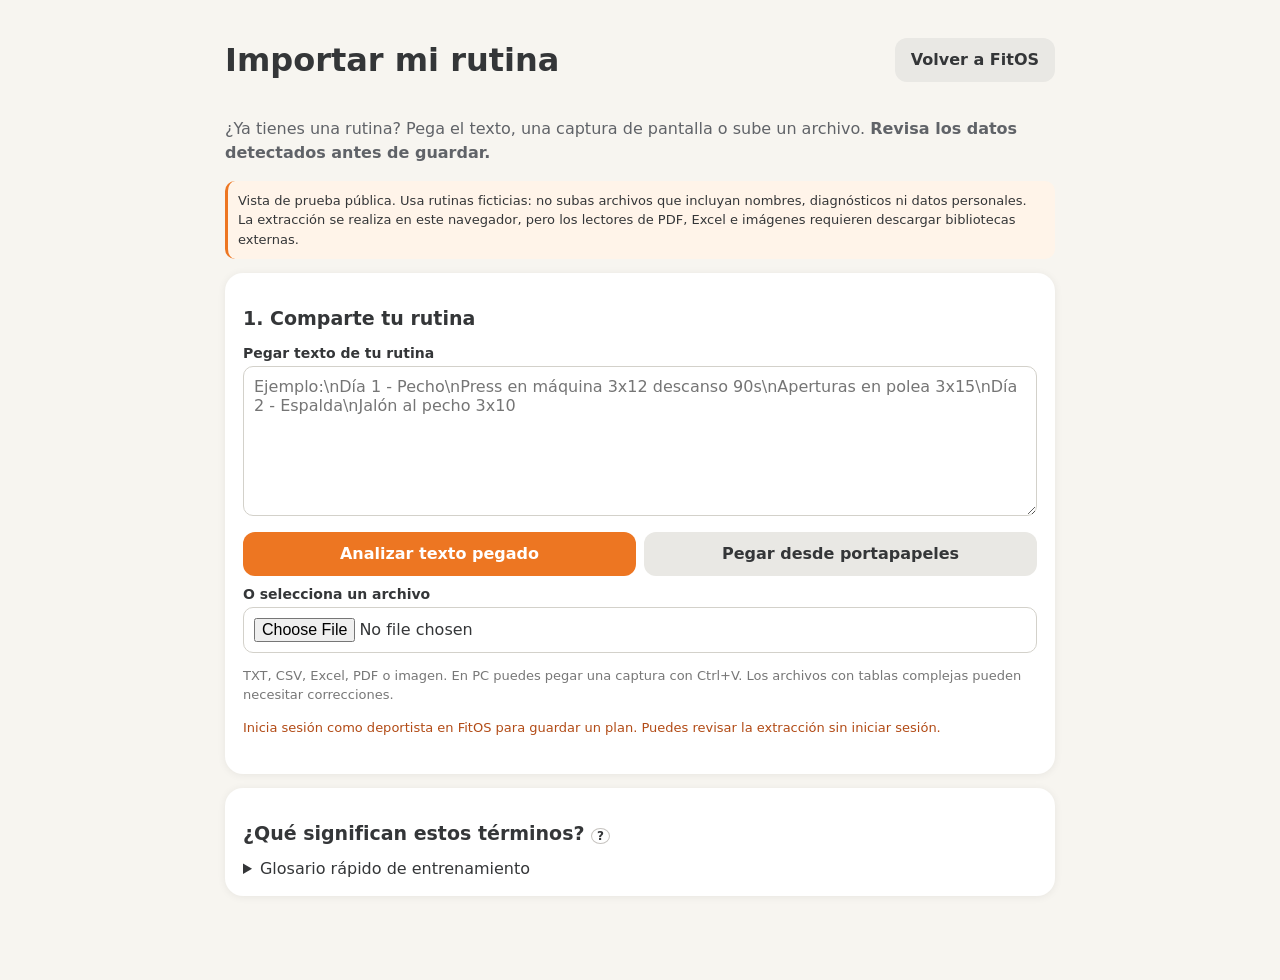
<file: import.html>
<!doctype html><html lang="es"><head><meta charset="utf-8"><meta name="viewport" content="width=device-width,initial-scale=1"><meta name="theme-color" content="#f7f5f0"><title>FitOS · Importar rutina</title>
<style>
:root{font-family:system-ui,-apple-system,BlinkMacSystemFont,"Segoe UI",sans-serif;color:#343638;background:#f7f5f0}*{box-sizing:border-box}body{margin:0;padding:20px 12px 70px}main{max-width:830px;margin:auto}h1{font-size:clamp(24px,6vw,32px)}h2{font-size:19px}p{line-height:1.5;color:#606368}small,.hint{font-size:13px;color:#777}button,.link{font:inherit;display:inline-block;cursor:pointer;border:0;background:#ed7622;color:white;border-radius:12px;padding:12px 16px;font-weight:700;min-height:44px;text-decoration:none}button.secondary,.link.secondary{background:#e9e8e4;color:#343638}.card{background:#fff;border-radius:18px;padding:18px;margin:14px 0;box-shadow:0 1px 8px #0001}label{display:block;margin:10px 0 5px;font-size:14px;font-weight:650}input,select,textarea{font:inherit;border-radius:10px;border:1px solid #d3d1ca;background:#fff;padding:10px;width:100%;min-width:0;min-height:44px;color:#343638}textarea{min-height:150px;resize:vertical}.cols{display:grid;grid-template-columns:repeat(2,minmax(0,1fr));gap:12px}.actions{display:flex;flex-wrap:wrap;gap:8px;margin-top:12px}.actions>*{flex:1 1 160px}.row{border:1px solid #e6e4df;border-radius:12px;padding:12px;margin:8px 0}.row-fields{display:grid;grid-template-columns:repeat(4,minmax(0,1fr));gap:8px}.row-fields label{font-size:12px}.info{background:#fff4e9;border-left:3px solid #ed7622;border-radius:10px;padding:10px;font-size:13px;line-height:1.5}.danger{background:#b93b29!important}.status{min-height:25px;font-size:13px;color:#b24b16}button:disabled{opacity:.5;cursor:not-allowed}.titlebar{display:flex;align-items:center;justify-content:space-between;gap:10px}.day{border-top:1px solid #eee;padding:10px 0}.preview{max-height:75vh;overflow:auto}a{color:#ba5717}.help{cursor:help;border:1px solid #c6c3bf;border-radius:50%;padding:0 5px;font-size:12px}@media(max-width:520px){.card{padding:14px}.cols{grid-template-columns:1fr}.row-fields{grid-template-columns:repeat(2,minmax(0,1fr))}button,.link{font-size:14px}}</style>
</head><body><main>
<div class="titlebar"><h1>Importar mi rutina</h1><a class="link secondary" href="index.html">Volver a FitOS</a></div>
<p>¿Ya tienes una rutina? Pega el texto, una captura de pantalla o sube un archivo. <b>Revisa los datos detectados antes de guardar.</b></p>
<div class="info">Vista de prueba pública. Usa rutinas ficticias: no subas archivos que incluyan nombres, diagnósticos ni datos personales. La extracción se realiza en este navegador, pero los lectores de PDF, Excel e imágenes requieren descargar bibliotecas externas.</div>
<section class="card"><h2>1. Comparte tu rutina</h2>
<label for="pasteText">Pegar texto de tu rutina</label><textarea id="pasteText" placeholder="Ejemplo:\nDía 1 - Pecho\nPress en máquina 3x12 descanso 90s\nAperturas en polea 3x15\nDía 2 - Espalda\nJalón al pecho 3x10"></textarea>
<div class="actions"><button id="parseText">Analizar texto pegado</button><button class="secondary" id="pasteClipboard">Pegar desde portapapeles</button></div>
<label for="fileInput">O selecciona un archivo</label><input id="fileInput" type="file" accept=".txt,.csv,.tsv,.xlsx,.xls,.pdf,image/png,image/jpeg,image/webp,image/bmp,.png,.jpg,.jpeg,.webp">
<p class="hint">TXT, CSV, Excel, PDF o imagen. En PC puedes pegar una captura con Ctrl+V. Los archivos con tablas complejas pueden necesitar correcciones.</p>
<p class="status" id="status" role="status"></p>
</section>
<section id="review" class="card" hidden><h2>2. Revisa los ejercicios detectados</h2><p class="hint">Puedes cambiar nombre, series, repeticiones, RIR, descanso y notas. El texto no reconocido no se guardará automáticamente.</p><div id="parsedRows"></div><div class="actions"><button class="secondary" id="addExercise">Agregar ejercicio</button><button id="clearReview" class="secondary">Volver a analizar</button></div>
<div class="cols"><div><label for="duration">Guardar este plan durante</label><select id="duration"><option value="7">Una semana</option><option value="14">Dos semanas</option><option value="30">Un mes</option></select></div><div><label for="startDate">¿Cuándo quieres comenzar el Día 1?</label><input id="startDate" type="date"></div></div>
<p class="hint">Si has importado varios días, se convertirán en entrenamientos distintos de tu plan, con un máximo de siete días por semana. Un plan nuevo reemplaza al plan activo, pero conserva los registros anteriores.</p>
<div class="actions"><button id="savePlan">Guardar plan revisado en FitOS</button></div></section>
<section class="card"><h2>¿Qué significan estos términos? <span class="help" title="Explicación de términos">?</span></h2>
<details><summary>Glosario rápido de entrenamiento</summary><p><b>Drop set:</b> reducir carga y continuar la serie, una técnica avanzada. <b>RIR:</b> repeticiones que aún podrías hacer con técnica correcta. <b>Tempo:</b> segundos por fase de la repetición. <b>Excéntrica o negativa:</b> movimiento controlado mientras el músculo se alarga. <b>Concéntrica:</b> fase de levantar o empujar. <b>Isometría:</b> mantener una posición. <b>Fatiga:</b> disminución temporal del rendimiento. <b>Superserie:</b> dos ejercicios seguidos con poco descanso. <b>Fallo muscular:</b> no poder completar otra repetición sin perder técnica.</p></details>
</section>
</main><script>
'use strict';
const STORE='fitos_demo_v06_public';const $=x=>document.querySelector(x);const safe=x=>String(x??'').replace(/[&<>"']/g,c=>({'&':'&amp;','<':'&lt;','>':'&gt;','"':'&quot;',"'":'&#39;'}[c]));
const now=()=>{const d=new Date();return [d.getFullYear(),String(d.getMonth()+1).padStart(2,'0'),String(d.getDate()).padStart(2,'0')].join('-')};
const uid=()=>crypto.randomUUID();const say=x=>{$('#status').textContent=x};
let db;try{db=JSON.parse(localStorage.getItem(STORE))}catch{}const user=db?.users?.find(u=>u.id===db.session);
if(!user||user.role!=='athlete'){$('#savePlan')?.setAttribute('disabled','');say('Inicia sesión como deportista en FitOS para guardar un plan. Puedes revisar la extracción sin iniciar sesión.')}
const date=()=>{const d=new Date();d.setDate(d.getDate()+((8-d.getDay())%7||7));return [d.getFullYear(),String(d.getMonth()+1).padStart(2,'0'),String(d.getDate()).padStart(2,'0')].join('-')};$('#startDate').value=date();$('#startDate').min=now();
function shiftDate(start,delta){const a=start.split('-').map(Number),d=new Date(a[0],a[1]-1,a[2],12);d.setDate(d.getDate()+delta);return [d.getFullYear(),String(d.getMonth()+1).padStart(2,'0'),String(d.getDate()).padStart(2,'0')].join('-')}
let draft=[];
function normalizedLine(s){return s.replace(/[\u00a0\u200b]/g,' ').trim().replace(/[ ]{2,}/g,' ')}
function parseRoutine(text){
 const lines=String(text||'').slice(0,60000).split(/\r?\n/).map(normalizedLine).filter(Boolean);const result=[];let day=1;
 for(const line of lines){
  const header=line.match(/^(?:día|dia|day|sesión|sesion|lunes|martes|miércoles|miercoles|jueves|viernes|sábado|sabado|domingo)\s*(\d{1,2})?\s*[:\-–. ]*(.*)$/i);
  if(header && (header[1] || /^(lunes|martes|miércoles|miercoles|jueves|viernes|sábado|sabado|domingo)/i.test(line))){day=header[1]?Number(header[1]):Math.min(day+1,7);continue}
  const sep=/[\t;,|]/.test(line);const columns=sep?line.split(/[\t;,|]/).map(x=>x.trim()).filter(Boolean):[];
  if(columns.length>=3 && /^(ejercicio|exercise|nombre|músculo|musculo)$/i.test(columns[0]))continue;
  let name='',sets=3,reps='10–12',rir=3,rest=90,notes='';
  if(columns.length>=3 && /^\d+$/.test(columns[1])){name=columns[0];sets=Number(columns[1]);reps=columns[2];if(columns[3]&&/^\d+$/.test(columns[3]))rest=Number(columns[3]);notes=columns.slice(4).join('; ')}
  else {
   let match=line.match(/^(.{3,95}?)\s+(\d{1,2})\s*[x×]\s*(\d{1,3}(?:\s*[-–]\s*\d{1,3})?)\b(.*)$/i);
   if(!match)match=line.match(/^(.{3,95}?)\s+(\d{1,2})\s*series?\s*(?:de|x)?\s*(\d{1,3}(?:\s*[-–]\s*\d{1,3})?)\b(.*)$/i);
   if(!match)continue;name=match[1];sets=Number(match[2]);reps=match[3];notes=match[4]||'';
  }
  if(!name||sets<1||sets>10||name.length>100)continue;
  const r=notes.match(/(?:rir|reserva)\s*[:=]?\s*(\d{1,2})/i);if(r)rir=Math.max(0,Math.min(10,Number(r[1])));
  const rests=notes.match(/(?:descanso|rest)\s*[:=]?\s*(\d{1,3})\s*(s|seg|segundos|min|m)?/i);if(rests)rest=rests[2]?.startsWith('m')?Number(rests[1])*60:Number(rests[1]);
  const tempo=notes.match(/(?:tempo|ritmo)\s*[:=]?\s*(\d[-–]\d[-–]\d[-–]\d)/i);
  const technique=notes.match(/drop\s*set|dropset|superserie|isom[eé]tric[ao]|fatiga|negativ[ao]/ig);
  notes=[tempo?'Tempo '+tempo[1].replaceAll('–','-'):'',technique?technique.join(', '):'',notes.trim()].filter(Boolean).join(' · ').slice(0,300);
  reps=String(reps).replace(/\s*[-–]\s*/g,'–').slice(0,20);
  result.push({day:Math.min(Math.max(day,1),7),name,sets,reps,rir,rest:Math.max(30,Math.min(300,rest)),notes});
  if(result.length>=100)break;
 }
 return result;
}
function renderDraft(){
 $('#review').hidden=false;
 $('#parsedRows').innerHTML=draft.map((item,i)=>`<div class="row" data-i="${i}"><div class="titlebar"><b>Ejercicio ${i+1}</b><button class="secondary" type="button" data-remove="${i}">Quitar</button></div><label>Nombre</label><input data-field="name" value="${safe(item.name)}" maxlength="100"><div class="row-fields"><div><label>Día</label><input data-field="day" type="number" min="1" max="7" value="${item.day}"></div><div><label>Series</label><input data-field="sets" type="number" min="1" max="10" value="${item.sets}"></div><div><label>Reps</label><input data-field="reps" value="${safe(item.reps)}"></div><div><label>RIR</label><input data-field="rir" type="number" min="0" max="10" value="${item.rir}"></div></div><label>Descanso (segundos)</label><input data-field="rest" type="number" min="30" max="300" value="${item.rest}"><label>Notas y técnica</label><input data-field="notes" value="${safe(item.notes)}" maxlength="300"></div>`).join('');
 document.querySelectorAll('[data-remove]').forEach(btn=>btn.onclick=()=>{readDraft();draft.splice(Number(btn.dataset.remove),1);renderDraft()});
 $('#review').scrollIntoView({behavior:'smooth',block:'start'});say(draft.length+' ejercicio(s) detectado(s). Revísalos antes de guardar.');
}
function readDraft(){draft=[...document.querySelectorAll('#parsedRows .row')].map(row=>{const get=n=>row.querySelector('[data-field="'+n+'"]')?.value||'';return {name:get('name').trim(),day:Number(get('day')),sets:Number(get('sets')),reps:get('reps'),rir:Number(get('rir')),rest:Number(get('rest')),notes:get('notes')}})}
function parseAndReview(text){draft=parseRoutine(text);if(!draft.length){say('No pude identificar series y repeticiones. Ejemplo: Press de pecho 3x12. También puedes agregar los ejercicios manualmente.');draft=[{day:1,name:'',sets:3,reps:'10–12',rir:3,rest:90,notes:''}]}renderDraft()}
$('#parseText').onclick=()=>parseAndReview($('#pasteText').value);
$('#pasteClipboard').onclick=async()=>{try{const text=await navigator.clipboard.readText();$('#pasteText').value=text;parseAndReview(text)}catch{say('Pega el texto manualmente con Ctrl+V o mantener presionado → Pegar.')}};
$('#addExercise').onclick=()=>{readDraft();draft.push({day:1,name:'',sets:3,reps:'10–12',rir:3,rest:90,notes:''});renderDraft()};
$('#clearReview').onclick=()=>{$('#review').hidden=true;say('Puedes pegar o cargar otro archivo.')};
function loadScript(src,check){return new Promise((resolve,reject)=>{if(check())return resolve();const script=document.createElement('script');script.src=src;script.onload=()=>resolve();script.onerror=()=>reject(Error('No se pudo cargar el lector externo; verifica tu conexión.'));document.head.appendChild(script)})}
async function ocrImage(input){say('Reconociendo texto en la imagen... puede tardar.');await loadScript('https://cdn.jsdelivr.net/npm/tesseract.js@5.1.1/dist/tesseract.min.js',()=>!!window.Tesseract);const worker=await Tesseract.createWorker('spa+eng');try{const out=await worker.recognize(input);return out.data.text}finally{await worker.terminate()}}
async function extractFile(file){
 if(file.size>10*1024*1024)throw Error('El archivo supera 10 MB.');
 const name=file.name.toLowerCase();
 if(/\.(txt|csv|tsv)$/.test(name))return await file.text();
 if(/\.(xlsx|xls)$/.test(name)){say('Leyendo Excel...');await loadScript('https://cdn.sheetjs.com/xlsx-0.20.3/package/dist/xlsx.full.min.js',()=>!!window.XLSX);const book=XLSX.read(await file.arrayBuffer(),{type:'array',sheetRows:400});return book.SheetNames.slice(0,6).map(n=>XLSX.utils.sheet_to_csv(book.Sheets[n])).join('\n')}
 if(name.endsWith('.pdf')){say('Leyendo PDF...');const version='4.10.38';const pdf=await import('https://cdnjs.cloudflare.com/ajax/libs/pdf.js/'+version+'/pdf.min.mjs');pdf.GlobalWorkerOptions.workerSrc='https://cdnjs.cloudflare.com/ajax/libs/pdf.js/'+version+'/pdf.worker.min.mjs';const doc=await pdf.getDocument({data:new Uint8Array(await file.arrayBuffer())}).promise;let lines=[];for(let n=1;n<=Math.min(8,doc.numPages);n++){const page=await doc.getPage(n),content=await page.getTextContent();let text='';let previousY=null;for(const item of content.items){const y=item.transform?.[5];if(previousY!==null&&typeof y==='number'&&Math.abs(y-previousY)>3)text+='\n';else if(text&&!text.endsWith('\n'))text+=' ';text+=item.str||'';if(typeof y==='number')previousY=y}if(text.trim().length<25){const viewport=page.getViewport({scale:1.6}),canvas=document.createElement('canvas');canvas.width=viewport.width;canvas.height=viewport.height;await page.render({canvasContext:canvas.getContext('2d'),viewport}).promise;text=await ocrImage(canvas)}lines.push(text)}return lines.join('\n')}
 if(file.type.startsWith('image/')||/\.(png|jpg|jpeg|webp|bmp)$/.test(name))return await ocrImage(file);
 throw Error('Formato no admitido.');
}
$('#fileInput').onchange=async event=>{const file=event.target.files?.[0];if(!file)return;try{const text=await extractFile(file);$('#pasteText').value=text.slice(0,60000);parseAndReview(text)}catch(err){say('No se pudo leer: '+err.message)}finally{event.target.value=''}};
document.addEventListener('paste',async event=>{const image=[...(event.clipboardData?.items||[])].find(x=>x.type.startsWith('image/'));if(!image)return;event.preventDefault();try{const text=await ocrImage(image.getAsFile());$('#pasteText').value=text.slice(0,60000);parseAndReview(text)}catch(err){say('Error al leer la captura: '+err.message)}});
$('#savePlan').onclick=()=>{
 if(!user||!db)return say('Inicia sesión como deportista para guardar.');
 readDraft();if(!draft.length||draft.some(e=>!e.name||e.name.length>100||!Number.isInteger(e.day)||e.day<1||e.day>7||!Number.isInteger(e.sets)||e.sets<1||e.sets>10||!/^\d{1,3}(?:[–-]\d{1,3})?$/.test(e.reps)||!Number.isInteger(e.rir)||e.rir<0||e.rir>10||!Number.isInteger(e.rest)||e.rest<30||e.rest>300))return say('Revisa los campos. Los ejercicios necesitan nombre, series, repeticiones, RIR y descanso válidos.');
 const start=$('#startDate').value,duration=Number($('#duration').value);if(!/^\d{4}-\d{2}-\d{2}$/.test(start)||start<now())return say('Elige una fecha de inicio desde hoy.');
 const count=Math.max(...draft.map(e=>e.day));const sessions=Array.from({length:count},(_,i)=>{const ex=draft.filter(x=>x.day===i+1).map((x,j)=>({id:'import-'+i+'-'+j+'-'+x.name.toLowerCase().slice(0,15),name:x.name,muscle:'Rutina importada',sets:x.sets,reps:x.reps,rir:x.rir,rest:x.rest,tech:x.notes||'Movimientos controlados y sin dolor.',equipment:'Según disponibilidad',minutes:0}));return {title:'Rutina importada · Día '+(i+1),objective:'custom',intensity:'moderate',minutes:60,estimatedMinutes:Math.min(90,5+ex.reduce((a,x)=>a+x.sets*2,0)),ex}});
 if(sessions.some(x=>!x.ex.length))return say('Hay días sin ejercicios. Asigna días consecutivos entre 1 y '+count+'.');
 if(!confirm('¿Guardar el plan importado como tu plan principal? La rutina anterior dejará de estar activa, pero sus registros se conservarán.'))return;
 const old=structuredClone(db);try{const plan={id:uid(),userId:user.id,title:'Mi rutina importada',start,end:shiftDate(start,duration-1),sessions,created:now(),criteria:{duration:'imported',frequency:count,imported:true}};db.plans=db.plans||[];db.plans.push(plan);const u=db.users.find(u=>u.id===user.id);u.activePlanId=plan.id;delete db.quickWorkouts[user.id];localStorage.setItem(STORE,JSON.stringify(db));say('Plan importado y guardado. Regresa a FitOS para consultar tus sesiones.');location.assign('index.html')}catch(err){db=old;say('No se pudo guardar el plan: '+err.message)}
};
</script></body></html>
</file>
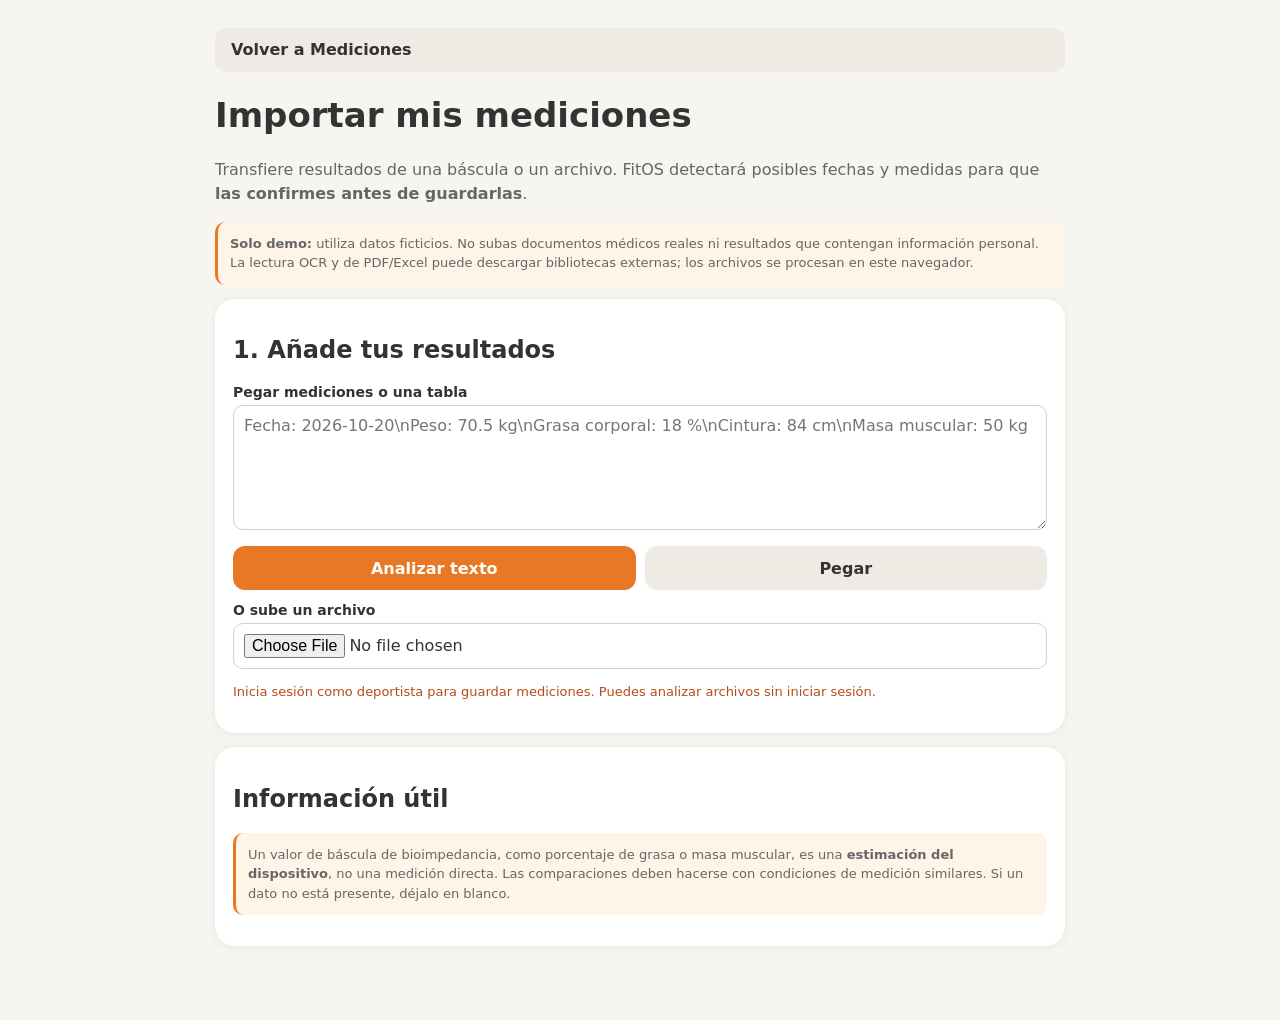
<file: measure-import.html>
<!doctype html><html lang="es"><head><meta charset="utf-8"><meta name="viewport" content="width=device-width,initial-scale=1"><meta name="theme-color" content="#f7f5f0"><title>FitOS · Importar mediciones</title><style>
:root{font-family:-apple-system,BlinkMacSystemFont,"Segoe UI",system-ui,sans-serif;background:#f7f5f0;color:#333}*{box-sizing:border-box}body{margin:0;padding:16px 12px 60px}main{max-width:850px;margin:auto}h1{font-size:clamp(25px,6vw,34px)}p{line-height:1.5;color:#666}a{color:#a84c12}.card{border-radius:20px;background:#fff;padding:18px;margin:14px 0;box-shadow:0 1px 8px #0001}label{font-weight:650;display:block;margin:12px 0 5px;font-size:14px}input,textarea,select{font:inherit;width:100%;max-width:100%;border:1px solid #d1d0ca;border-radius:10px;padding:10px;min-height:44px;background:#fff;color:#333}textarea{min-height:125px;resize:vertical}.cols{display:grid;grid-template-columns:repeat(2,minmax(0,1fr));gap:10px}.actions{display:flex;flex-wrap:wrap;gap:9px;margin:12px 0}.actions>*{flex:1 1 150px}button,.btn{font:inherit;background:#e97825;color:#fff;border:none;border-radius:12px;padding:12px 16px;min-height:44px;font-weight:700;cursor:pointer;text-decoration:none;display:inline-block}button.secondary,.btn.secondary{background:#eeeae4;color:#333}button:disabled{opacity:.5}.note{background:#fff4e8;border-left:3px solid #e97825;border-radius:10px;padding:12px;font-size:13px;line-height:1.5}.status{font-size:13px;color:#b64c17;min-height:18px}.measurement{border:1px solid #e4e2df;border-radius:12px;padding:12px;margin-top:10px}.measurement h3{font-size:16px;margin:4px 0}.measurement .cols{grid-template-columns:repeat(3,minmax(0,1fr))}.measurement label{font-size:12px}.missing{font-size:12px;color:#80613d}@media(max-width:550px){.measurement .cols{grid-template-columns:repeat(2,minmax(0,1fr))}.card{padding:14px}}@media(max-width:330px){.measurement .cols{grid-template-columns:1fr}}</style></head><body><main><div class="actions"><a class="btn secondary" href="index.html">Volver a Mediciones</a></div><h1>Importar mis mediciones</h1><p>Transfiere resultados de una báscula o un archivo. FitOS detectará posibles fechas y medidas para que <b>las confirmes antes de guardarlas</b>.</p><p class="note"><b>Solo demo:</b> utiliza datos ficticios. No subas documentos médicos reales ni resultados que contengan información personal. La lectura OCR y de PDF/Excel puede descargar bibliotecas externas; los archivos se procesan en este navegador.</p>
<section class="card"><h2>1. Añade tus resultados</h2><label for="measureText">Pegar mediciones o una tabla</label><textarea id="measureText" placeholder="Fecha: 2026-10-20\nPeso: 70.5 kg\nGrasa corporal: 18 %\nCintura: 84 cm\nMasa muscular: 50 kg"></textarea><div class="actions"><button id="analyze">Analizar texto</button><button class="secondary" id="clipboard">Pegar</button></div><label for="measureFile">O sube un archivo</label><input id="measureFile" type="file" accept=".txt,.csv,.tsv,.xls,.xlsx,.pdf,image/png,image/jpeg,image/webp,.png,.jpg,.jpeg,.webp"><p class="status" id="status" role="status"></p></section>
<section class="card" id="review" hidden><h2>2. Revisa las mediciones detectadas</h2><p>Corrige cualquier número o fecha que no coincida con tu archivo. <b>No se guardará nada hasta que selecciones Guardar.</b></p><div id="records"></div><div class="actions"><button class="secondary" id="addRecord">Agregar otra fecha</button><button id="saveRecords">Guardar mediciones revisadas</button></div></section>
<section class="card"><h2>Información útil</h2><p class="note">Un valor de báscula de bioimpedancia, como porcentaje de grasa o masa muscular, es una <b>estimación del dispositivo</b>, no una medición directa. Las comparaciones deben hacerse con condiciones de medición similares. Si un dato no está presente, déjalo en blanco.</p></section></main>
<script>
'use strict';const STORE='fitos_demo_v06_public';const $=s=>document.querySelector(s);const safe=s=>String(s??'').replace(/[&<>"']/g,c=>({'&':'&amp;','<':'&lt;','>':'&gt;','"':'&quot;',"'":'&#39;'}[c]));const today=()=>{const d=new Date();return [d.getFullYear(),String(d.getMonth()+1).padStart(2,'0'),String(d.getDate()).padStart(2,'0')].join('-')};const say=s=>$('#status').textContent=s;const uid=()=>crypto.randomUUID();let db;try{db=JSON.parse(localStorage.getItem(STORE))}catch{}const current=db?.users?.find(u=>u.id===db.session);let draft=[];if(!current||current.role!=='athlete'){say('Inicia sesión como deportista para guardar mediciones. Puedes analizar archivos sin iniciar sesión.');$('#saveRecords').disabled=true}
const specs=[['weight','Peso','kg'],['waist','Cintura','cm'],['fat','Grasa corporal estimada','%'],['muscle','Masa muscular estimada','kg'],['chest','Pecho','cm'],['biceps','Brazo','cm'],['hip','Cadera','cm'],['thigh','Muslo','cm']];
function isoDate(v){const s=String(v||'').trim();let m=s.match(/(20\d{2})[-\/.](\d{1,2})[-\/.](\d{1,2})/);if(m)return [m[1],m[2].padStart(2,'0'),m[3].padStart(2,'0')].join('-');m=s.match(/(\d{1,2})[-\/.](\d{1,2})[-\/.](20\d{2})/);if(m)return [m[3],m[2].padStart(2,'0'),m[1].padStart(2,'0')].join('-');return ''}
function numeric(x){let s=String(x||'').replace(/\s/g,'').replace(/,/g,'.'),m=s.match(/-?\d+(?:\.\d+)?/);return m?Number(m[0]):null}
function valueUnit(s){const n=numeric(s);if(n===null)return null;return /\b(lb|lbs|libras?)\b/i.test(s)?n/2.2046226218:n}
const fieldNames={date:/fecha|date|medici[oó]n\s+del/i,weight:/^(?:peso|weight|body\s*weight)(?:\s*\((?:kg|lb|lbs)\))?$/i,waist:/cintura|waist/i,fat:/grasa\s*(?:corporal|total)?|body\s*fat|fat\s*percent/i,muscle:/masa\s*muscular|m[uú]sculo|muscle\s*mass/i,chest:/pecho|chest/i,biceps:/b[ií]ceps|brazo|arms?/i,hip:/cadera|hip/i,thigh:/muslo|thigh|pierna/i};
function fieldFor(label){for(const [k,re] of Object.entries(fieldNames))if(re.test(label.trim()))return k;return null}
function blank(){return {date:today(),weight:null,waist:null,fat:null,muscle:null,chest:null,biceps:null,hip:null,thigh:null}}
function parseMeasurements(text){
 const lines=String(text||'').slice(0,80000).split(/\r?\n/).map(x=>x.trim()).filter(Boolean);const out=[];
 // CSV/TSV: header row with known field names and then one row per measurement date.
 for(let i=0;i<lines.length;i++){const delimiter=lines[i].includes('\t')?'\t':lines[i].includes(';')?';':lines[i].includes('|')?'|':',';const columns=lines[i].split(delimiter).map(x=>x.trim().replace(/^"|"$/g,''));const map=columns.map(fieldFor);if(map.includes('date')&&map.includes('weight')){for(const line of lines.slice(i+1,i+101)){const values=line.split(delimiter).map(x=>x.trim().replace(/^"|"$/g,''));if(values.length<columns.length)continue;const item=blank();for(let c=0;c<map.length;c++)if(map[c])item[map[c]]=map[c]==='date'?isoDate(values[c]):map[c]==='fat'?numeric(values[c]):['weight','muscle'].includes(map[c])?valueUnit(values[c]+(/\blb\b/i.test(columns[c])?' lb':'')):numeric(values[c]);if(item.date&&item.weight!==null)out.push(item)}break}}
 if(out.length)return out;
 let entry=blank(),saw=false;
 const commit=()=>{if(saw&&entry.weight!==null){out.push({...entry});}entry=blank();saw=false};
 for(const line of lines){const date=isoDate(line);if(date&&(/^(?:fecha|date|medici[oó]n|\d)/i.test(line)||line.length<28)){if(saw)commit();entry.date=date;saw=true;continue}
 const match=line.match(/^([^:=]{2,55})\s*[:=]\s*(.+)$/);if(!match)continue;const field=fieldFor(match[1]);if(!field)continue;if(field==='date'){const d=isoDate(match[2]);if(d){if(saw)commit();entry.date=d;saw=true}}else{entry[field]=field==='fat'?numeric(match[2]):['weight','muscle'].includes(field)?valueUnit(match[2]):numeric(match[2]);saw=true}}
 commit();return out.slice(0,100)
}
function render(){const target=$('#records');$('#review').hidden=false;target.innerHTML=draft.map((r,i)=>'<div class="measurement" data-i="'+i+'"><h3>Registro '+(i+1)+'</h3><label>Fecha</label><input data-key="date" type="date" value="'+safe(r.date||today())+'"><div class="cols">'+specs.map(([key,label,unit])=>'<div><label>'+label+' ('+unit+')</label><input data-key="'+key+'" type="number" step="0.01" min="0" value="'+(r[key]??'')+'"></div>').join('')+'</div><label>Origen</label><select data-key="source"><option value="device" '+(r.source==='device'?'selected':'')+'>Báscula / dispositivo (composición estimada)</option><option value="manual" '+(r.source==='manual'?'selected':'')+'>Medición manual</option></select><button class="secondary" data-delete="'+i+'">Quitar registro</button></div>').join('');target.querySelectorAll('[data-delete]').forEach(btn=>btn.onclick=()=>{readDraft();draft.splice(Number(btn.dataset.delete),1);render()})}
function readDraft(){draft=[...$('#records').querySelectorAll('.measurement')].map(row=>{const result={};row.querySelectorAll('[data-key]').forEach(input=>{const key=input.dataset.key;result[key]=['date','source'].includes(key)?input.value:input.value.trim()===''?null:Number(input.value)});return result})}
function analyze(text){draft=parseMeasurements(text);if(!draft.length){say('No pude identificar una medición con fecha y peso. Puedes completar manualmente el registro.');draft=[blank()]}else say(draft.length+' registro(s) encontrados. Revisa cada fecha, valor y origen.');render()}
$('#analyze').onclick=()=>analyze($('#measureText').value);
$('#clipboard').onclick=async()=>{try{const str=await navigator.clipboard.readText();$('#measureText').value=str;analyze(str)}catch{say('Pega el texto directamente en el cuadro.')}};
$('#addRecord').onclick=()=>{readDraft();draft.push(blank());render()};
function loadScript(src,exists){return new Promise((resolve,reject)=>{if(exists())return resolve();const e=document.createElement('script');e.src=src;e.onload=resolve;e.onerror=()=>reject(Error('No se pudo cargar el lector en este navegador.'));document.head.appendChild(e)})}
async function recognizeImage(input){say('Reconociendo texto de la imagen...');await loadScript('https://cdn.jsdelivr.net/npm/tesseract.js@5.1.1/dist/tesseract.min.js',()=>!!window.Tesseract);const worker=await Tesseract.createWorker('spa+eng');try{const r=await worker.recognize(input);return r.data.text}finally{await worker.terminate()}}
async function fileText(file){if(file.size>10*1024*1024)throw Error('Archivo demasiado grande (máximo 10 MB).');const name=file.name.toLowerCase();if(/\.(txt|csv|tsv)$/.test(name))return file.text();if(/\.(xlsx|xls)$/.test(name)){say('Leyendo Excel...');await loadScript('https://cdn.sheetjs.com/xlsx-0.20.3/package/dist/xlsx.full.min.js',()=>!!window.XLSX);const workbook=XLSX.read(await file.arrayBuffer(),{type:'array',sheetRows:250});return workbook.SheetNames.slice(0,5).map(n=>XLSX.utils.sheet_to_csv(workbook.Sheets[n])).join('\n')}
if(name.endsWith('.pdf')){say('Leyendo PDF...');const version='4.10.38';const pdf=await import('https://cdnjs.cloudflare.com/ajax/libs/pdf.js/'+version+'/pdf.min.mjs');pdf.GlobalWorkerOptions.workerSrc='https://cdnjs.cloudflare.com/ajax/libs/pdf.js/'+version+'/pdf.worker.min.mjs';const doc=await pdf.getDocument({data:new Uint8Array(await file.arrayBuffer())}).promise;const pages=[];for(let n=1;n<=Math.min(doc.numPages,8);n++){const page=await doc.getPage(n),content=await page.getTextContent();let text='',prevY=null;for(const item of content.items){const y=item.transform?.[5];if(prevY!==null&&typeof y==='number'&&Math.abs(y-prevY)>3)text+='\n';else if(text&&!text.endsWith('\n'))text+=' ';text+=item.str||'';if(typeof y==='number')prevY=y}if(text.trim().length<30){const v=page.getViewport({scale:1.6}),canvas=document.createElement('canvas');canvas.width=v.width;canvas.height=v.height;await page.render({canvasContext:canvas.getContext('2d'),viewport:v}).promise;text=await recognizeImage(canvas)}pages.push(text)}return pages.join('\n')}
if(file.type.startsWith('image/')||/\.(png|jpg|jpeg|webp)$/.test(name))return recognizeImage(file);throw Error('Formato no compatible.')}
$('#measureFile').onchange=async event=>{const file=event.target.files?.[0];if(!file)return;try{const text=await fileText(file);$('#measureText').value=text.slice(0,80000);analyze(text)}catch(e){say('Error al importar: '+e.message)}finally{event.target.value=''}};
document.addEventListener('paste',async e=>{const item=[...(e.clipboardData?.items||[])].find(i=>i.type.startsWith('image/'));if(!item)return;e.preventDefault();try{const text=await recognizeImage(item.getAsFile());$('#measureText').value=text.slice(0,80000);analyze(text)}catch(err){say('No se pudo leer la captura: '+err.message)}});
$('#saveRecords').onclick=()=>{if(!current||!db)return say('Inicia sesión como deportista.');readDraft();if(!draft.length)return say('No hay registros para guardar.');for(const r of draft){const d=new Date(r.date+'T12:00:00');if(!/^\d{4}-\d{2}-\d{2}$/.test(r.date)||Number.isNaN(d.getTime())||r.date>today()||!Number.isFinite(r.weight)||r.weight<20||r.weight>400)return say('Revisa fecha y peso (20 a 400 kg).');for(const key of ['waist','chest','biceps','hip','thigh'])if(r[key]!==null&&(!Number.isFinite(r[key])||r[key]<=0||r[key]>300))return say('Revisa las medidas en centímetros.');if(r.fat!==null&&(!Number.isFinite(r.fat)||r.fat<1||r.fat>75))return say('Revisa el porcentaje de grasa.');if(r.muscle!==null&&(!Number.isFinite(r.muscle)||r.muscle<=0||r.muscle>300))return say('Revisa masa muscular.')}
const backup=structuredClone(db);try{for(const r of draft){const existing=db.measures.find(x=>x.userId===current.id&&x.date===r.date);const item={...r,userId:current.id,imported:true,origin:r.source||'device',estimatedFields:(r.source||'device')==='device'?['fat','muscle'].filter(key=>r[key]!==null):[]};delete item.source;if(existing)Object.assign(existing,item,{id:existing.id});else db.measures.push({id:uid(),...item})}localStorage.setItem(STORE,JSON.stringify(db));say('Mediciones guardadas. Regresa a FitOS para ver tu historial.');location.assign('index.html')}catch(e){db=backup;say('No se pudieron guardar los datos. '+e.message)}};
</script></body></html>
</file>
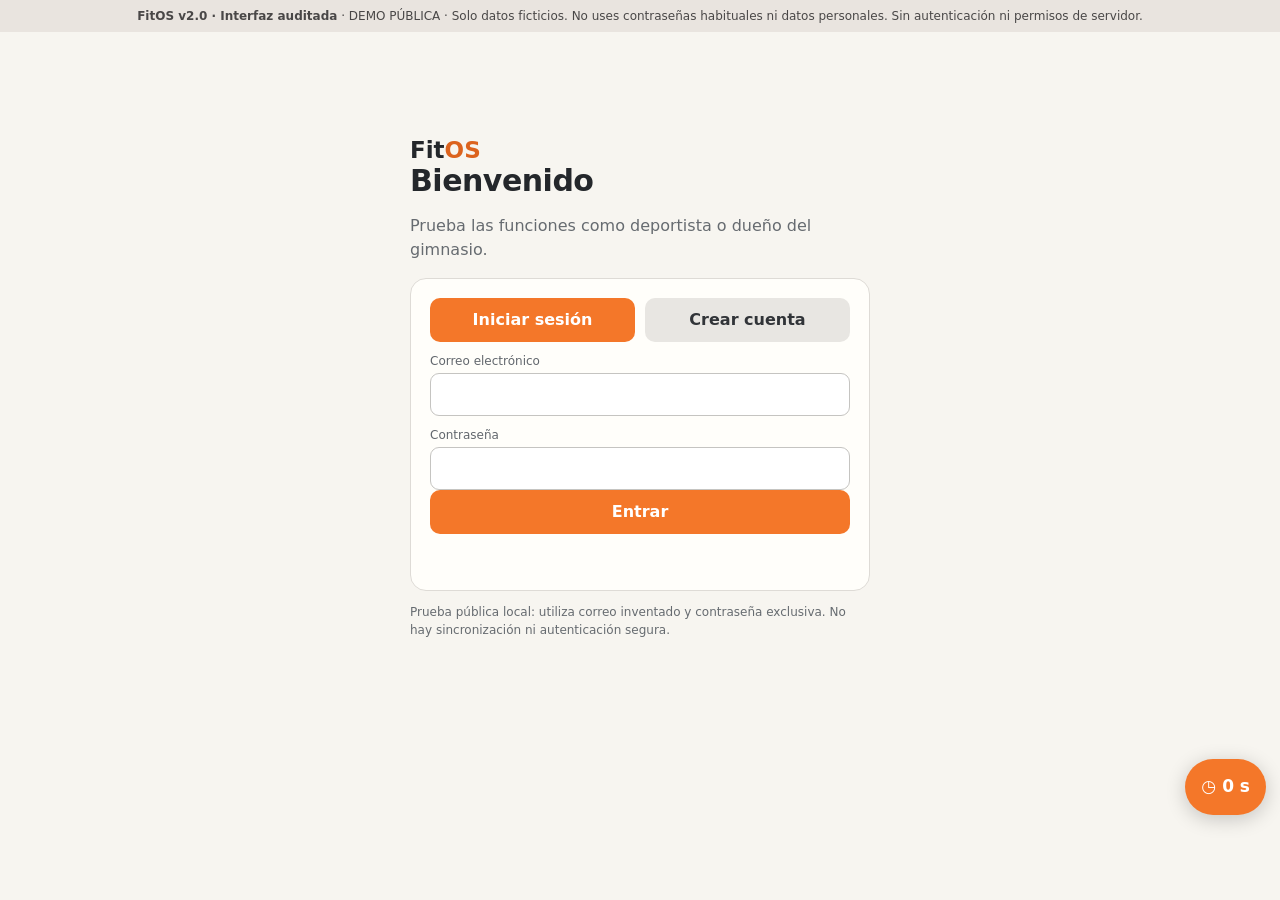
<file: prueba-v17.html>
<!doctype html><html lang="es"><head><meta charset="utf-8"><meta name="viewport" content="width=device-width,initial-scale=1"><meta http-equiv="refresh" content="0;url=index.html?v=2.0"><title>FitOS · Versión de prueba actualizada</title></head><body><main style="font-family:system-ui;padding:24px;max-width:540px;margin:auto"><h1>FitOS actualizó su versión</h1><p>Este enlace de prueba pertenece a una versión anterior.</p><p><a href="index.html?v=2.0">Abrir FitOS v2.0</a></p></main><script>location.replace('index.html?v=2.0')</script></body></html>
</file>
